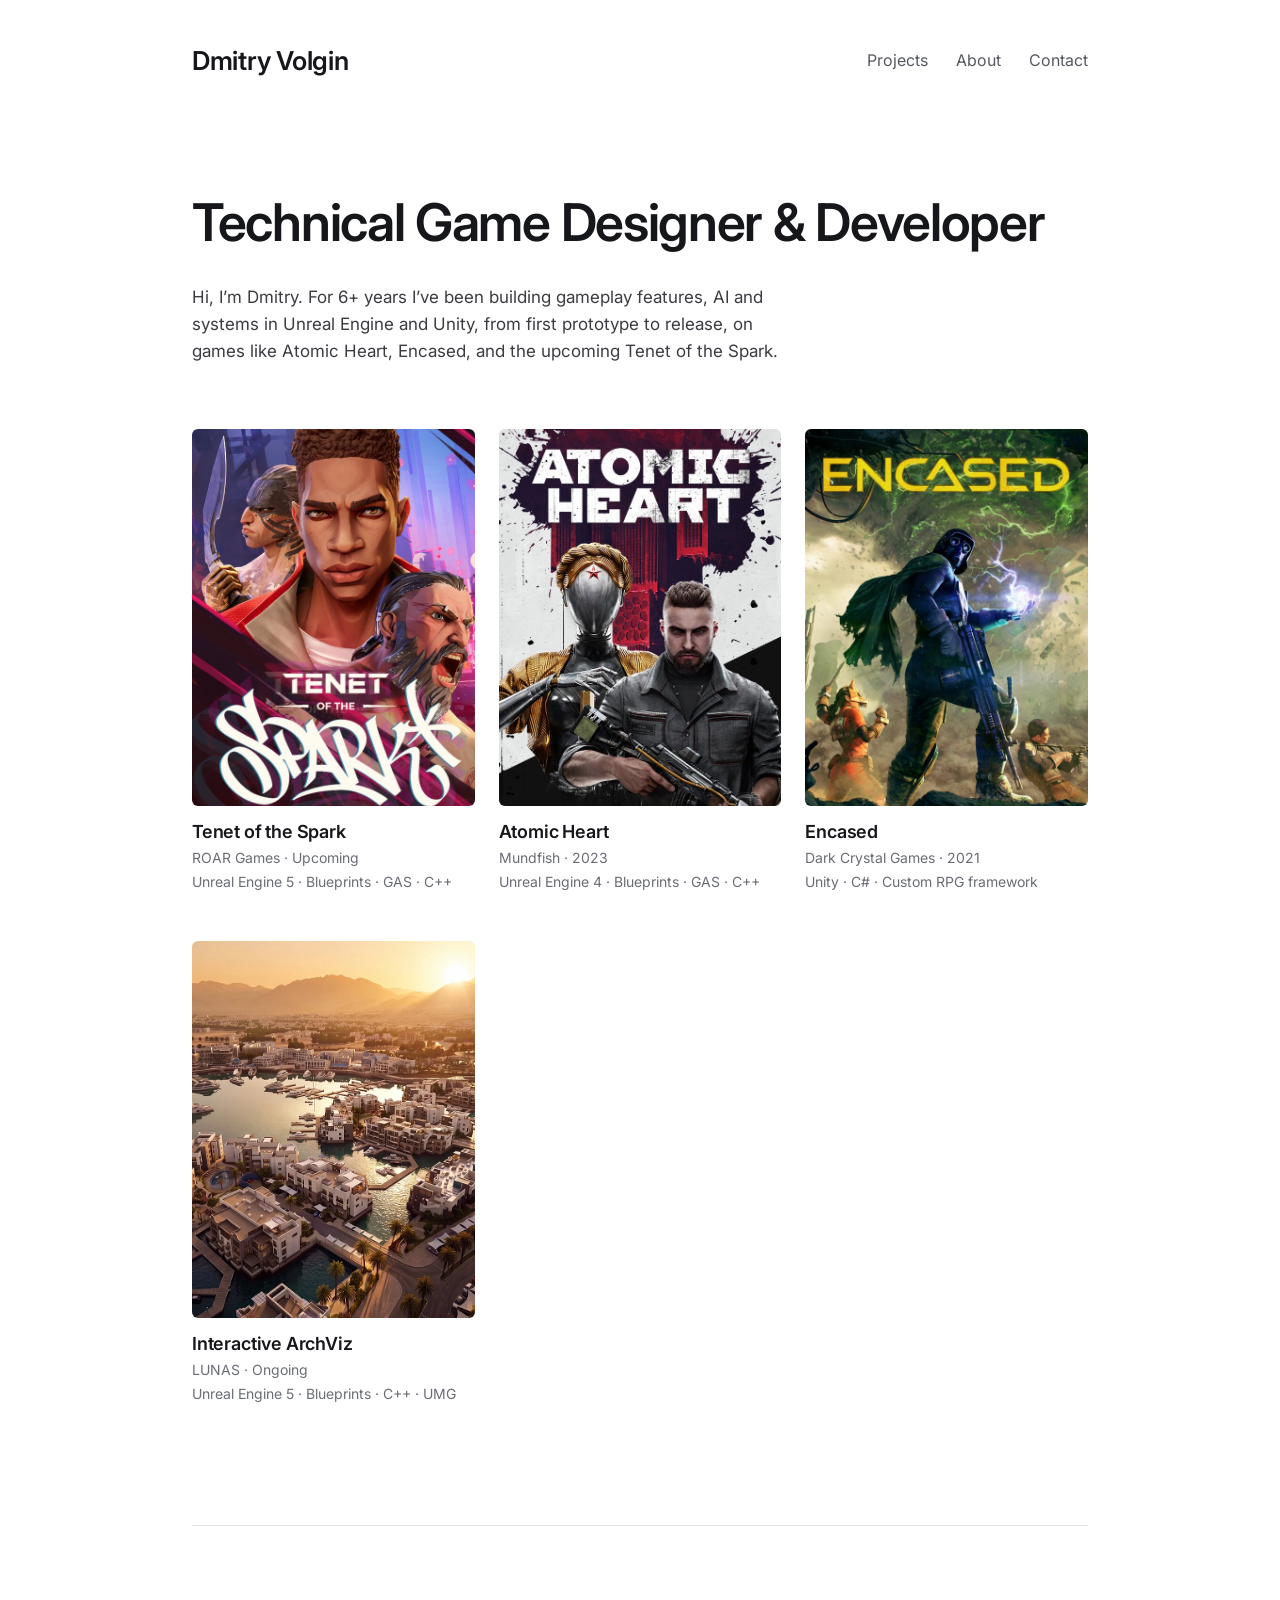
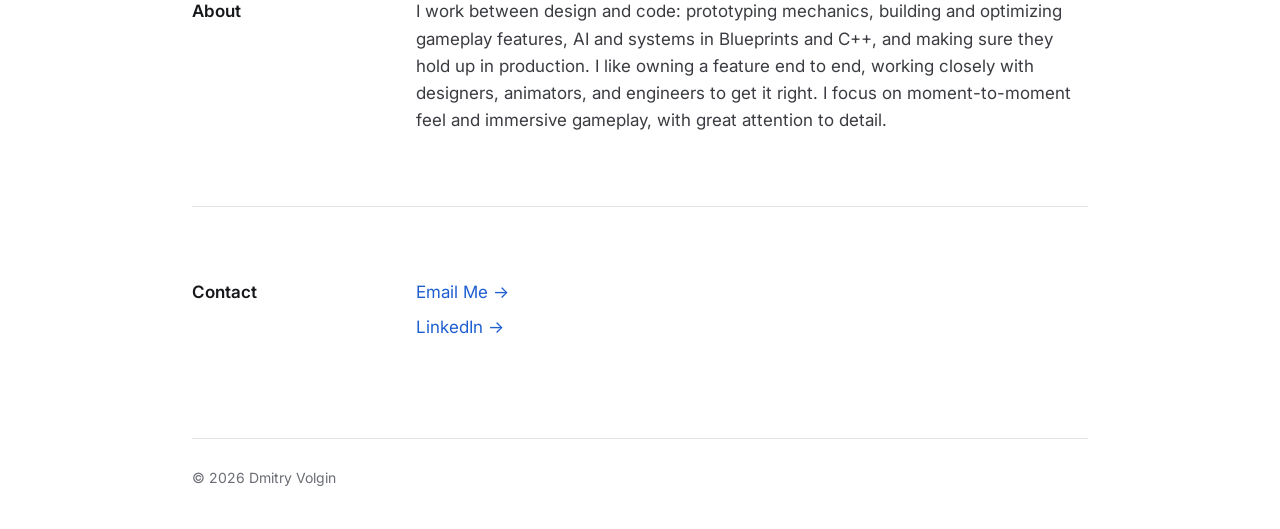
<file: index.html>
<!DOCTYPE html>
<html lang="en">
<head>
  <meta charset="utf-8">
  <meta name="viewport" content="width=device-width, initial-scale=1">
  <title>Dmitry Volgin — Portfolio</title>
  <meta name="description" content="Game Developer with more than 6 years of experience: Gameplay Scripter, Technical Designer and Programmer. Encased, Atomic Heart, Tenet of the Spark.">
  <meta property="og:title" content="Dmitry Volgin — Portfolio">
  <meta property="og:description" content="Game Developer with more than 6 years of experience. Encased, Atomic Heart, Tenet of the Spark.">
  <meta property="og:type" content="website">
  <link rel="icon" href="data:image/svg+xml,<svg xmlns='http://www.w3.org/2000/svg' viewBox='0 0 100 100'><text y='.9em' font-size='90'>🧙🏼‍♂️</text></svg>">
  <link rel="preconnect" href="https://fonts.googleapis.com">
  <link rel="preconnect" href="https://fonts.gstatic.com" crossorigin>
  <link rel="stylesheet" href="https://fonts.googleapis.com/css2?family=Inter:wght@400;500;600&display=swap">
  <link rel="stylesheet" href="assets/style.css?v=8">
  <script defer src="https://cloud.umami.is/script.js" data-domains="dmitryvolgin.github.io" data-website-id="734f66b2-72e3-453f-8a4b-711d15af3ee4"></script>
</head>
<body>
  <div class="container">
    <header class="site-header">
      <a class="brand" href="./">Dmitry Volgin</a>
      <nav class="nav" aria-label="Main">
        <a href="#projects">Projects</a>
        <a href="#about">About</a>
        <a href="#contact">Contact</a>
      </nav>
    </header>

    <main>
      <section class="intro">
        <h1>Technical Game Designer &amp; Developer</h1>
        <p>Hi, I’m Dmitry. For 6+ years I’ve been building gameplay features, AI and systems in Unreal Engine and Unity, from first prototype to release, on games like Atomic Heart, Encased, and the upcoming Tenet of the Spark.</p>
      </section>

      <section id="projects" aria-label="Projects">
        <div class="work">
          <a class="card" href="projects/tenet-of-the-spark.html" data-umami-event="open-project" data-umami-event-project="tenet-of-the-spark">
            <div class="thumb"><img src="images/tenet-of-the-spark-card.jpg" onerror="this.remove()" alt="Tenet of the Spark cover" loading="lazy"></div>
            <div class="card-text">
              <h2>Tenet of the Spark</h2>
              <span class="meta">ROAR Games · Upcoming</span>
              <span class="meta">Unreal Engine 5 · Blueprints · GAS · C++</span>
            </div>
          </a>
          <a class="card" href="projects/atomic-heart.html" data-umami-event="open-project" data-umami-event-project="atomic-heart">
            <div class="thumb"><img src="images/atomic-heart-card.jpg" onerror="this.remove()" alt="Atomic Heart cover" loading="lazy" style="object-position: center top"></div>
            <div class="card-text">
              <h2>Atomic Heart</h2>
              <span class="meta">Mundfish · 2023</span>
              <span class="meta">Unreal Engine 4 · Blueprints · GAS · C++</span>
            </div>
          </a>
          <a class="card" href="projects/encased.html" data-umami-event="open-project" data-umami-event-project="encased">
            <div class="thumb"><img src="images/encased-card.jpg" onerror="this.remove()" alt="Encased cover" loading="lazy"></div>
            <div class="card-text">
              <h2>Encased</h2>
              <span class="meta">Dark Crystal Games · 2021</span>
              <span class="meta">Unity · C# · Custom RPG framework</span>
            </div>
          </a>
          <a class="card" href="projects/interactive-archviz.html" data-umami-event="open-project" data-umami-event-project="interactive-archviz">
            <div class="thumb"><img src="images/interactive-archviz-card.webp" onerror="this.remove()" alt="Interactive ArchViz cover" loading="lazy"></div>
            <div class="card-text">
              <h2>Interactive ArchViz</h2>
              <span class="meta">LUNAS · Ongoing</span>
              <span class="meta">Unreal Engine 5 · Blueprints · C++ · UMG</span>
            </div>
          </a>
        </div>
      </section>

      <section id="about" class="split">
        <h2>About</h2>
        <div>
          <p>I work between design and code: prototyping mechanics, building and optimizing gameplay features, AI and systems in Blueprints and C++, and making sure they hold up in production. I like owning a feature end to end, working closely with designers, animators, and engineers to get it right. I focus on moment-to-moment feel and immersive gameplay, with great attention to detail.</p>
        </div>
      </section>

      <section id="contact" class="split">
        <h2>Contact</h2>
        <div>
          <a class="accent" href="mailto:dmitryvolgin1996@gmail.com" data-umami-event="contact-email">Email Me →</a>
          <a class="accent" href="https://www.linkedin.com/in/dmitryvolgin1996/" target="_blank" rel="noopener" data-umami-event="contact-linkedin">LinkedIn →</a>
        </div>
      </section>
    </main>

    <footer class="site-footer">
      <span>© 2026 Dmitry Volgin</span>
    </footer>
  </div>
  <script src="assets/site.js?v=6"></script>
</body>
</html>
</file>
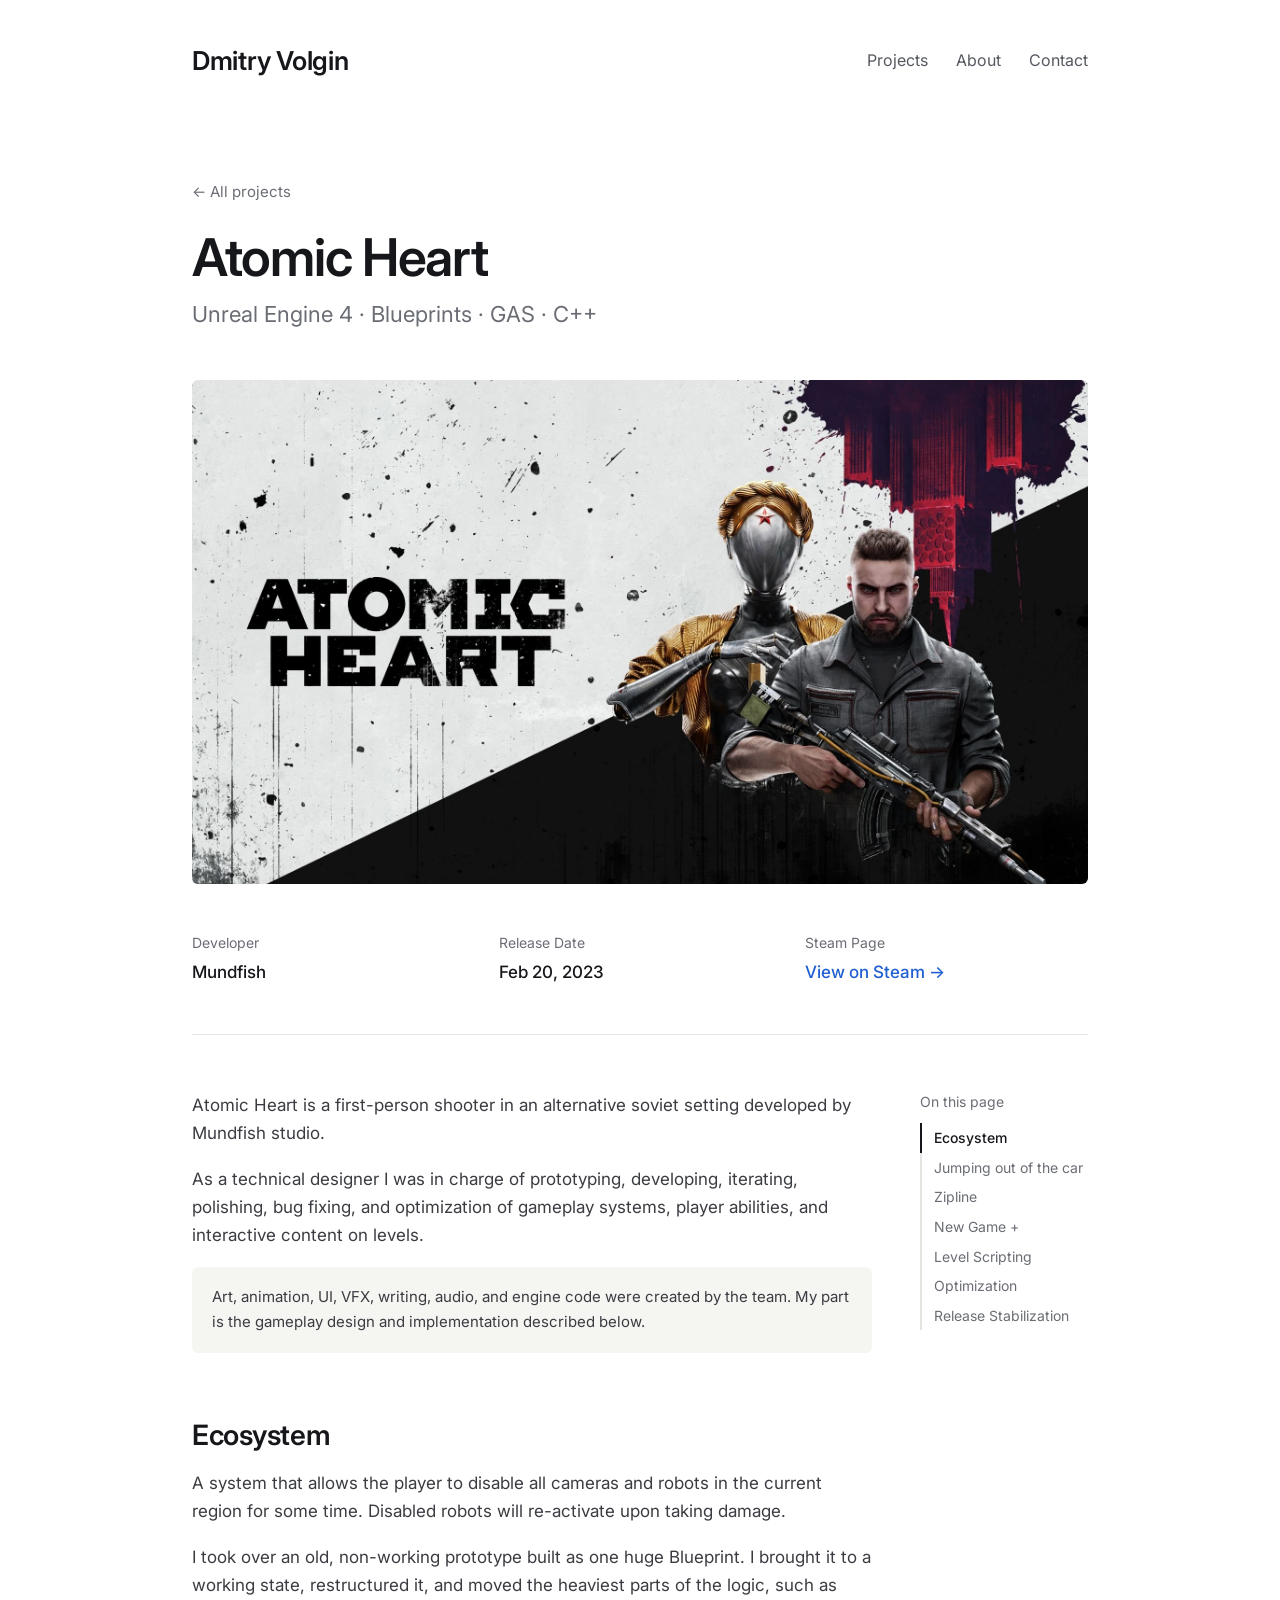
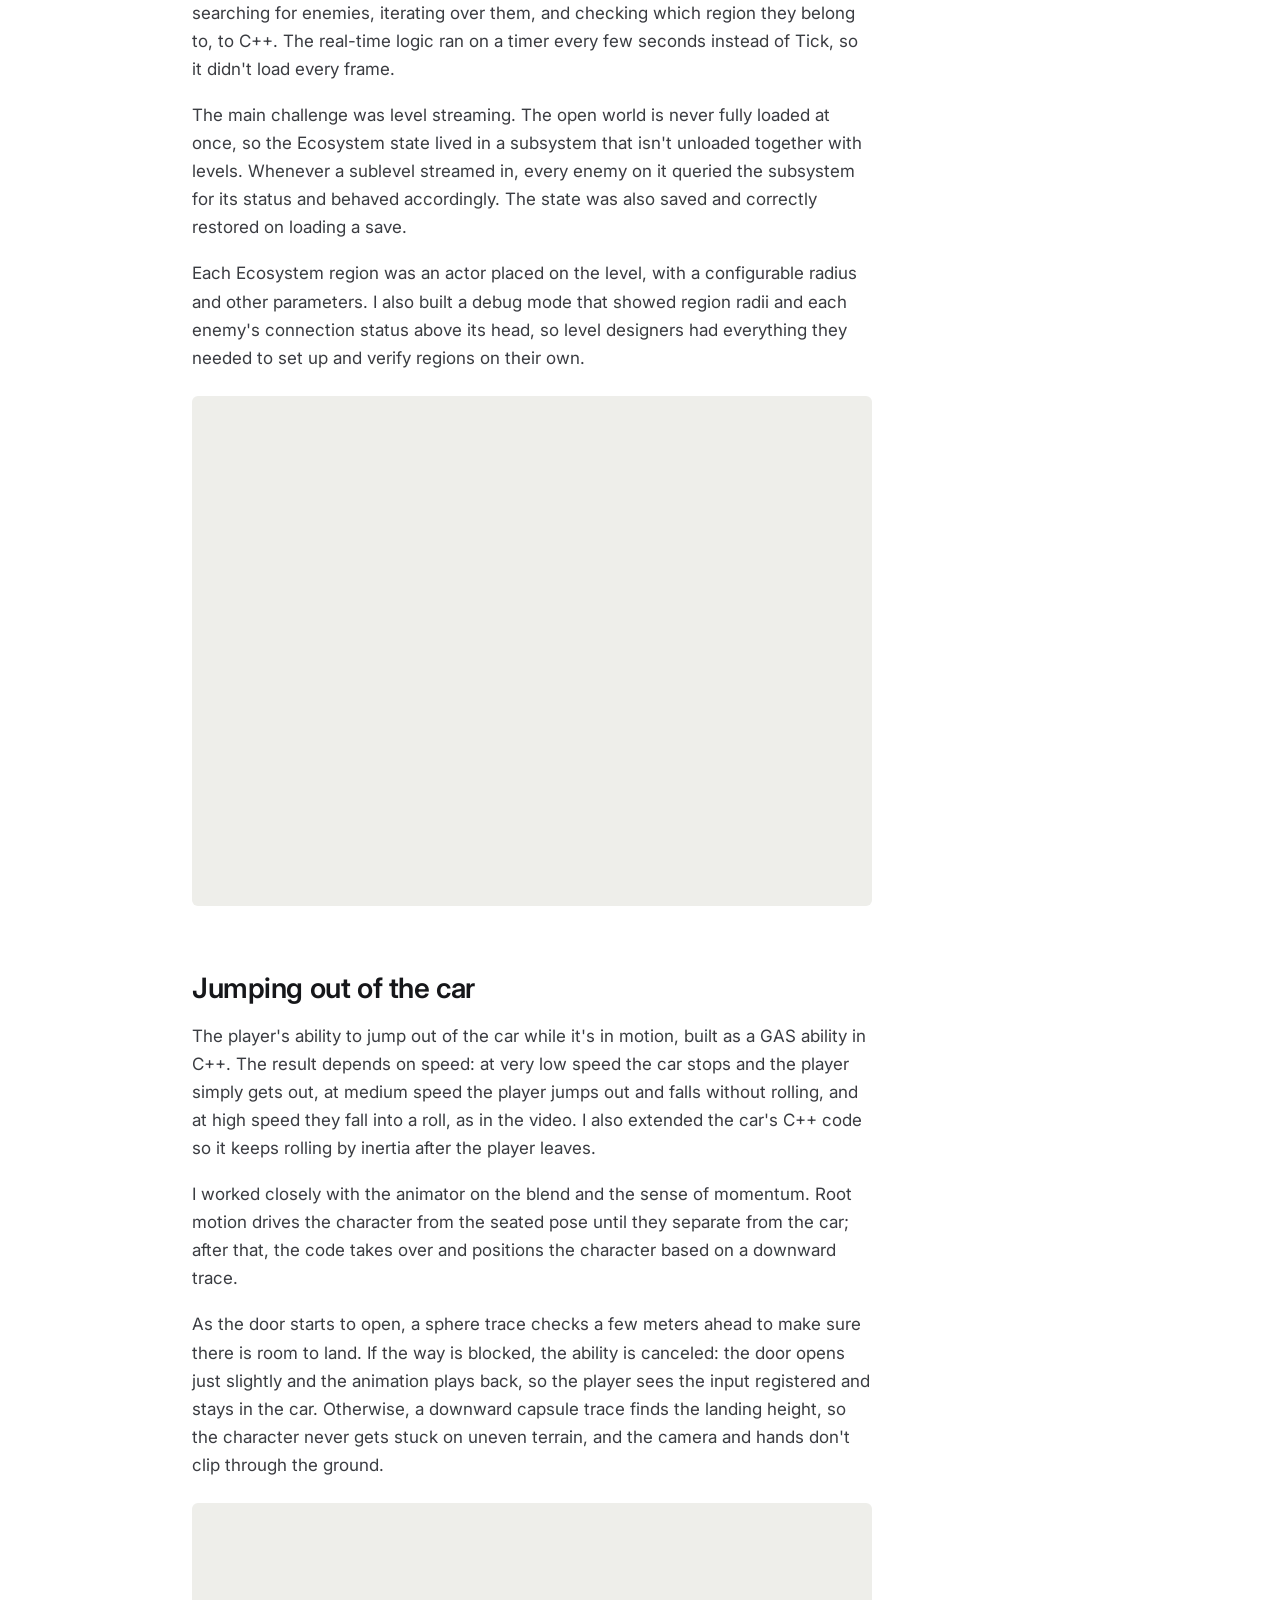
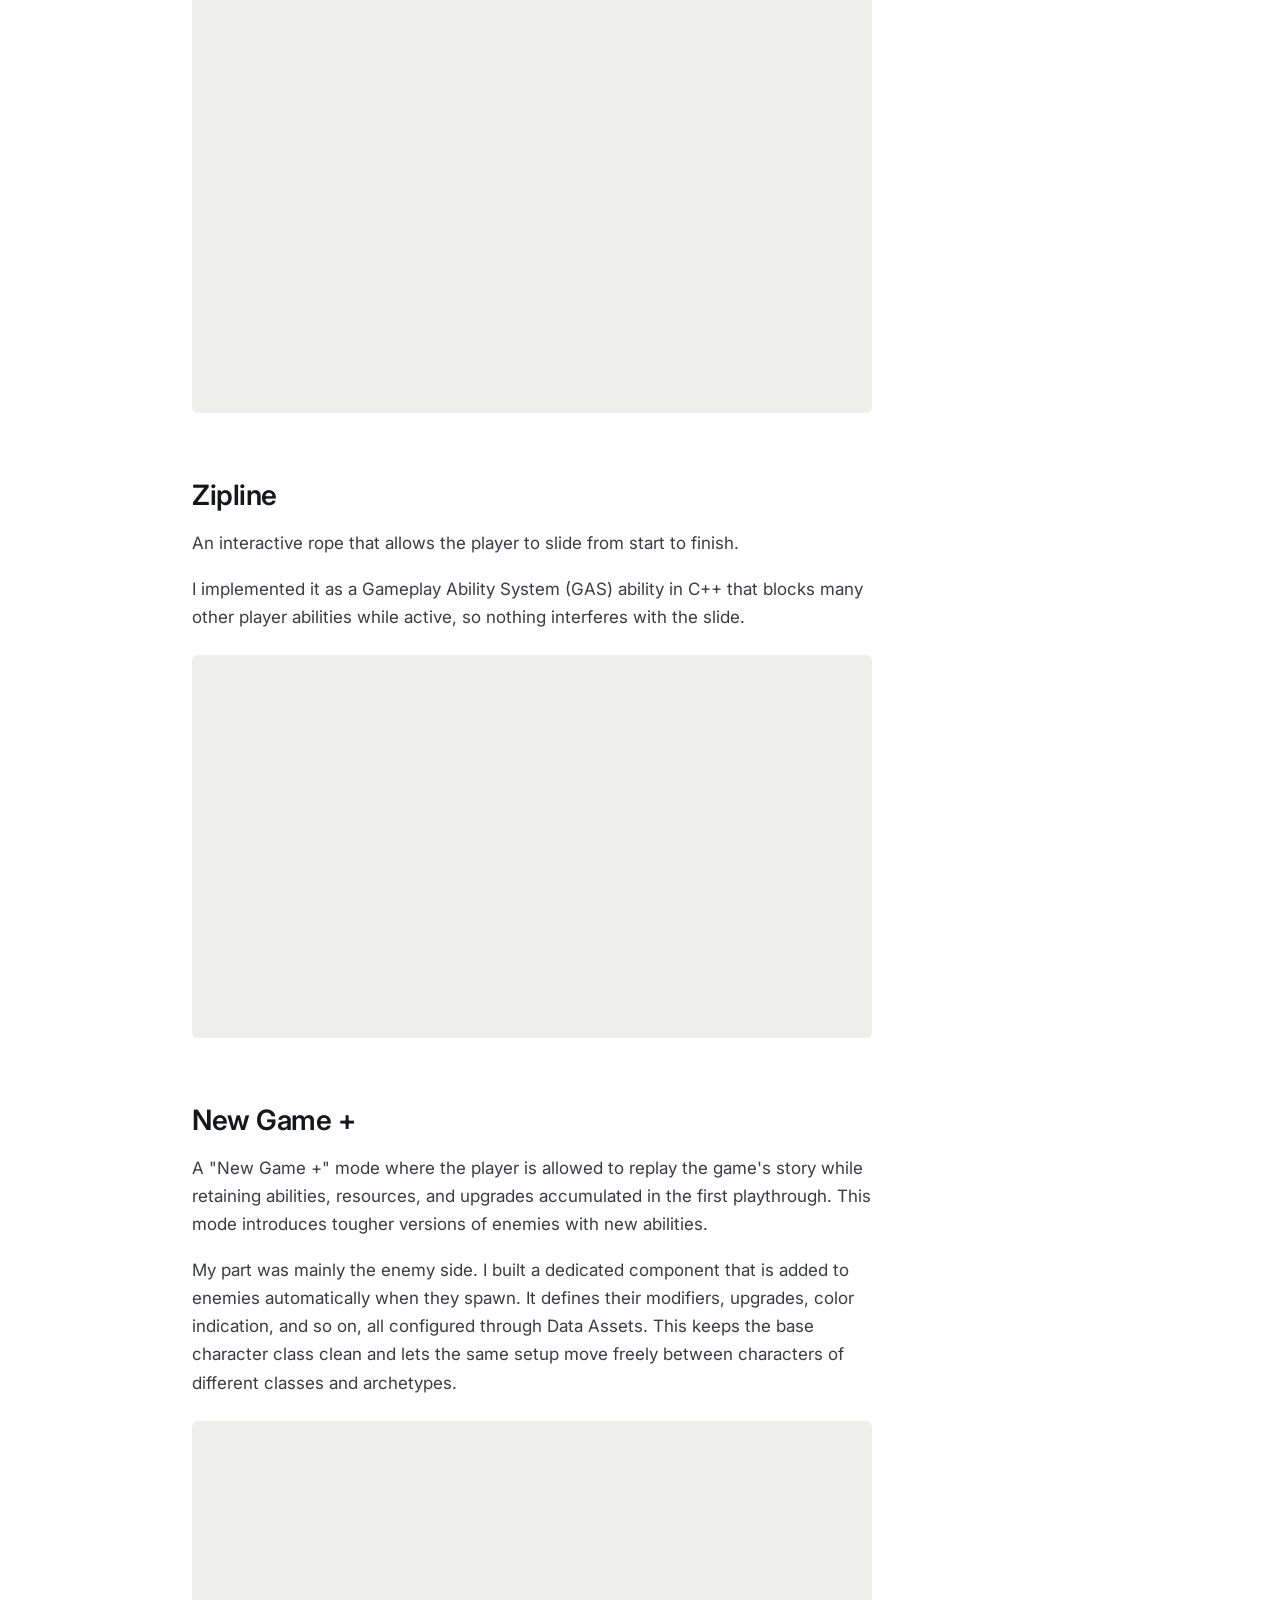
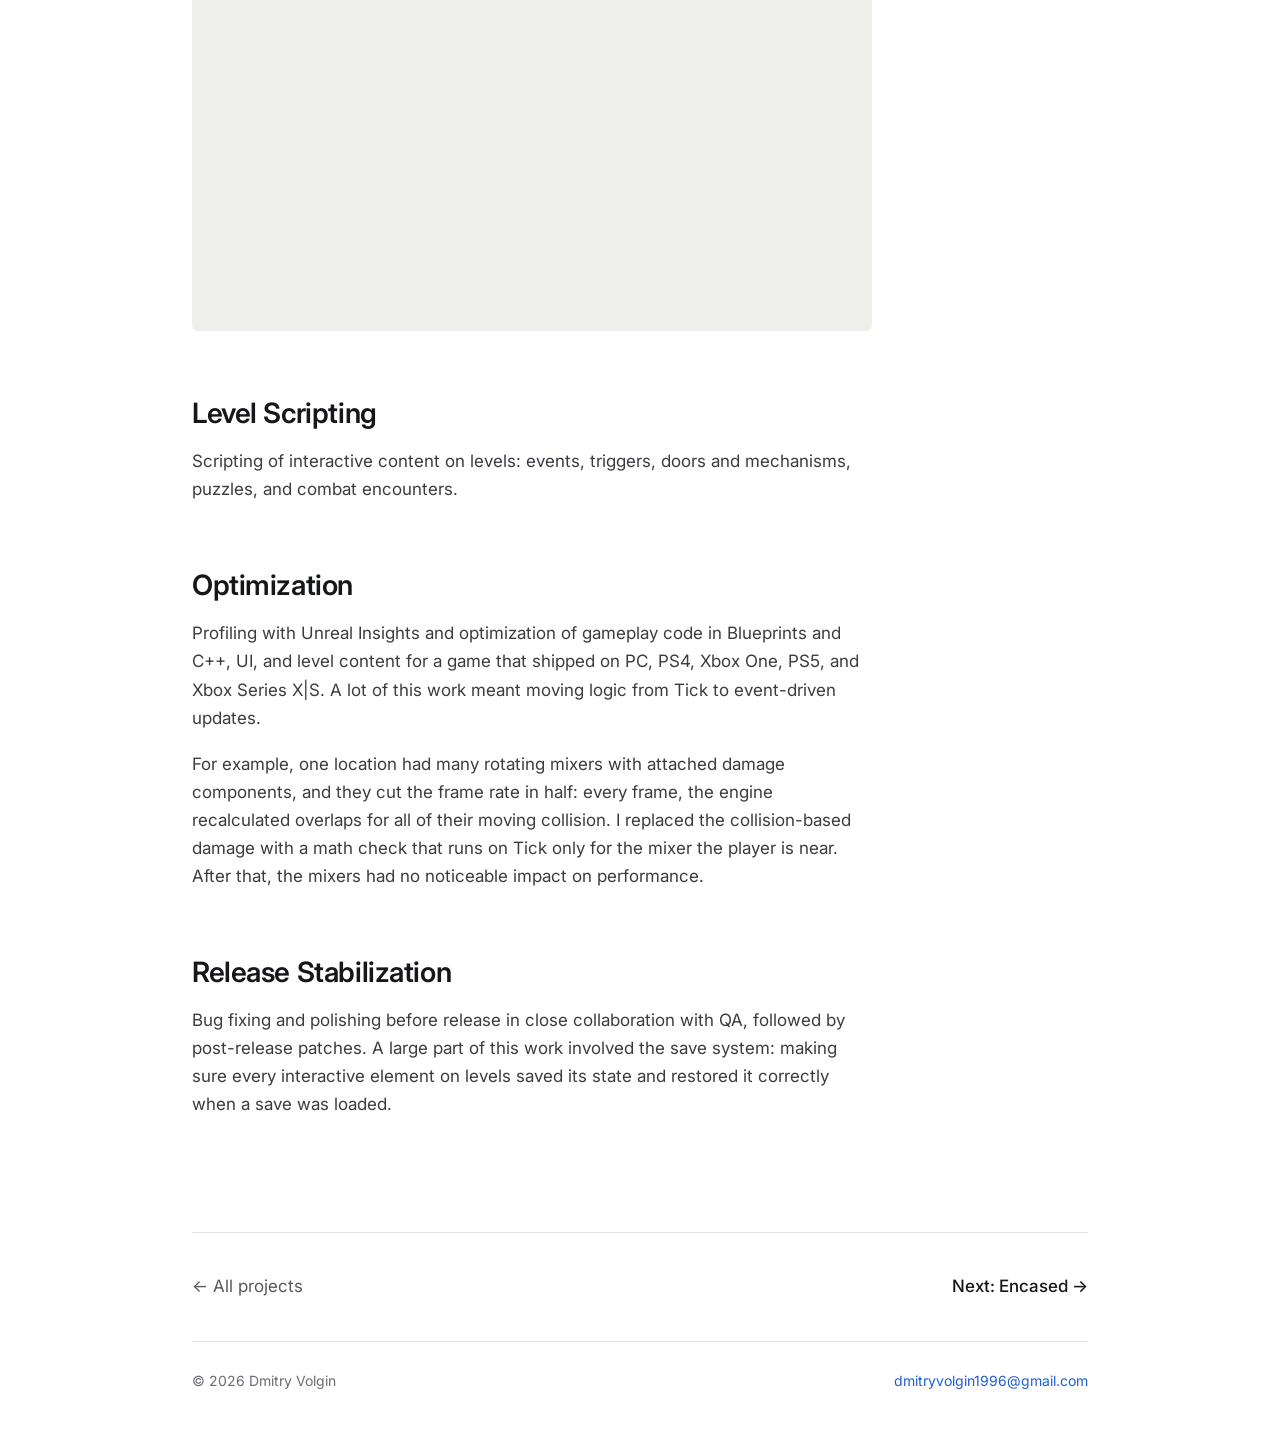
<file: projects/atomic-heart.html>
<!DOCTYPE html>
<html lang="en">
<head>
  <meta charset="utf-8">
  <meta name="viewport" content="width=device-width, initial-scale=1">
  <title>Atomic Heart — Dmitry Volgin</title>
  <meta name="description" content="My role as a technical designer on Atomic Heart (Mundfish): gameplay systems, player abilities and interactive content.">
  <link rel="icon" href="data:image/svg+xml,<svg xmlns='http://www.w3.org/2000/svg' viewBox='0 0 100 100'><text y='.9em' font-size='90'>🫀</text></svg>">
  <link rel="preconnect" href="https://fonts.googleapis.com">
  <link rel="preconnect" href="https://fonts.gstatic.com" crossorigin>
  <link rel="stylesheet" href="https://fonts.googleapis.com/css2?family=Inter:wght@400;500;600&display=swap">
  <link rel="stylesheet" href="../assets/style.css?v=8">
  <script defer src="https://cloud.umami.is/script.js" data-domains="dmitryvolgin.github.io" data-website-id="734f66b2-72e3-453f-8a4b-711d15af3ee4"></script>
</head>
<body>
  <div class="container">
    <header class="site-header">
      <a class="brand" href="../">Dmitry Volgin</a>
      <nav class="nav" aria-label="Main">
        <a href="../#projects">Projects</a>
        <a href="../#about">About</a>
        <a href="../#contact">Contact</a>
      </nav>
    </header>

    <main>
      <section class="project-top">
        <a class="back" href="../#projects">← All projects</a>
        <h1>Atomic Heart</h1>
        <p class="sub">Unreal Engine 4 · Blueprints · GAS · C++</p>
      </section>

      <div class="cover"><img src="../images/atomic-heart.jpg" onerror="this.remove()" alt="Atomic Heart cover" style="object-position: center"></div>

      <dl class="props">
          <div><dt>Developer</dt><dd>Mundfish</dd></div>
          <div><dt>Release Date</dt><dd>Feb 20, 2023</dd></div>
          <div><dt>Steam Page</dt><dd><a class="accent" href="https://store.steampowered.com/app/668580/Atomic_Heart/" target="_blank" rel="noopener" data-umami-event="steam-atomic-heart">View on Steam →</a></dd></div>
      </dl>

      <div class="project-body">
      <article class="content">
      <p>Atomic Heart is a first-person shooter in an alternative soviet setting developed by Mundfish studio.</p>
      <p>As a technical designer I was in charge of prototyping, developing, iterating, polishing, bug fixing, and optimization of gameplay systems, player abilities, and interactive content on levels.</p>

      <nav class="toc-card" aria-label="Contents">
        <p class="toc-title">Contents</p>
        <ol class="toc" id="toc"></ol>
      </nav>

      <div class="callout">Art, animation, UI, VFX, writing, audio, and engine code were created by the team. My part is the gameplay design and implementation described below.</div>

      <h2>Ecosystem</h2>
      <p>A system that allows the player to disable all cameras and robots in the current region for some time. Disabled robots will re-activate upon taking damage.</p>
      <p>I took over an old, non-working prototype built as one huge Blueprint. I brought it to a working state, restructured it, and moved the heaviest parts of the logic, such as searching for enemies, iterating over them, and checking which region they belong to, to C++. The real-time logic ran on a timer every few seconds instead of Tick, so it didn't load every frame.</p>
      <p>The main challenge was level streaming. The open world is never fully loaded at once, so the Ecosystem state lived in a subsystem that isn't unloaded together with levels. Whenever a sublevel streamed in, every enemy on it queried the subsystem for its status and behaved accordingly. The state was also saved and correctly restored on loading a save.</p>
      <p>Each Ecosystem region was an actor placed on the level, with a configurable radius and other parameters. I also built a debug mode that showed region radii and each enemy's connection status above its head, so level designers had everything they needed to set up and verify regions on their own.</p>
      <div class="video r43"><iframe src="https://www.youtube-nocookie.com/embed/BE2-tW1nlyM?rel=0&enablejsapi=1" title="Atomic Heart — Ecosystem" loading="lazy" allow="accelerometer; encrypted-media; gyroscope; picture-in-picture; fullscreen" allowfullscreen></iframe></div>

      <h2>Jumping out of the car</h2>
      <p>The player's ability to jump out of the car while it's in motion, built as a GAS ability in C++. The result depends on speed: at very low speed the car stops and the player simply gets out, at medium speed the player jumps out and falls without rolling, and at high speed they fall into a roll, as in the video. I also extended the car's C++ code so it keeps rolling by inertia after the player leaves.</p>
      <p>I worked closely with the animator on the blend and the sense of momentum. Root motion drives the character from the seated pose until they separate from the car; after that, the code takes over and positions the character based on a downward trace.</p>
      <p>As the door starts to open, a sphere trace checks a few meters ahead to make sure there is room to land. If the way is blocked, the ability is canceled: the door opens just slightly and the animation plays back, so the player sees the input registered and stays in the car. Otherwise, a downward capsule trace finds the landing height, so the character never gets stuck on uneven terrain, and the camera and hands don't clip through the ground.</p>
      <div class="video r43"><iframe src="https://www.youtube-nocookie.com/embed/nz6S2erOrXc?rel=0&enablejsapi=1" title="Atomic Heart — Jumping out of the car" loading="lazy" allow="accelerometer; encrypted-media; gyroscope; picture-in-picture; fullscreen" allowfullscreen></iframe></div>

      <h2>Zipline</h2>
      <p>An interactive rope that allows the player to slide from start to finish.</p>
      <p>I implemented it as a Gameplay Ability System (GAS) ability in C++ that blocks many other player abilities while active, so nothing interferes with the slide.</p>
      <div class="video"><iframe src="https://www.youtube-nocookie.com/embed/_FYNzbw5jBA?rel=0&enablejsapi=1" title="Atomic Heart — Zipline" loading="lazy" allow="accelerometer; encrypted-media; gyroscope; picture-in-picture; fullscreen" allowfullscreen></iframe></div>

      <h2>New Game +</h2>
      <p>A "New Game +" mode where the player is allowed to replay the game's story while retaining abilities, resources, and upgrades accumulated in the first playthrough. This mode introduces tougher versions of enemies with new abilities.</p>
      <p>My part was mainly the enemy side. I built a dedicated component that is added to enemies automatically when they spawn. It defines their modifiers, upgrades, color indication, and so on, all configured through Data Assets. This keeps the base character class clean and lets the same setup move freely between characters of different classes and archetypes.</p>
      <div class="video r43"><iframe src="https://www.youtube-nocookie.com/embed/x1y_Io12uck?rel=0&enablejsapi=1" title="Atomic Heart — New Game +" loading="lazy" allow="accelerometer; encrypted-media; gyroscope; picture-in-picture; fullscreen" allowfullscreen></iframe></div>

      <h2>Level Scripting</h2>
      <p>Scripting of interactive content on levels: events, triggers, doors and mechanisms, puzzles, and combat encounters.</p>

      <h2>Optimization</h2>
      <p>Profiling with Unreal Insights and optimization of gameplay code in Blueprints and C++, UI, and level content for a game that shipped on PC, PS4, Xbox One, PS5, and Xbox Series X|S. A lot of this work meant moving logic from Tick to event-driven updates.</p>
      <p>For example, one location had many rotating mixers with attached damage components, and they cut the frame rate in half: every frame, the engine recalculated overlaps for all of their moving collision. I replaced the collision-based damage with a math check that runs on Tick only for the mixer the player is near. After that, the mixers had no noticeable impact on performance.</p>

      <h2>Release Stabilization</h2>
      <p>Bug fixing and polishing before release in close collaboration with QA, followed by post-release patches. A large part of this work involved the save system: making sure every interactive element on levels saved its state and restored it correctly when a save was loaded.</p>
      </article>
      <aside class="toc-side" aria-label="On this page">
        <p class="toc-title">On this page</p>
        <ul class="toc-list" id="toc-side"></ul>
      </aside>
      </div>

      <nav class="pager" aria-label="Projects">
        <a class="prev" href="../#projects">← All projects</a>
        <a class="next" href="encased.html">Next: Encased →</a>
      </nav>
    </main>

    <footer class="site-footer">
      <span>© 2026 Dmitry Volgin</span>
      <a class="accent" href="mailto:dmitryvolgin1996@gmail.com" data-umami-event="contact-email">dmitryvolgin1996@gmail.com</a>
    </footer>
  </div>

  <script src="../assets/site.js?v=6"></script>
</body>
</html>
</file>
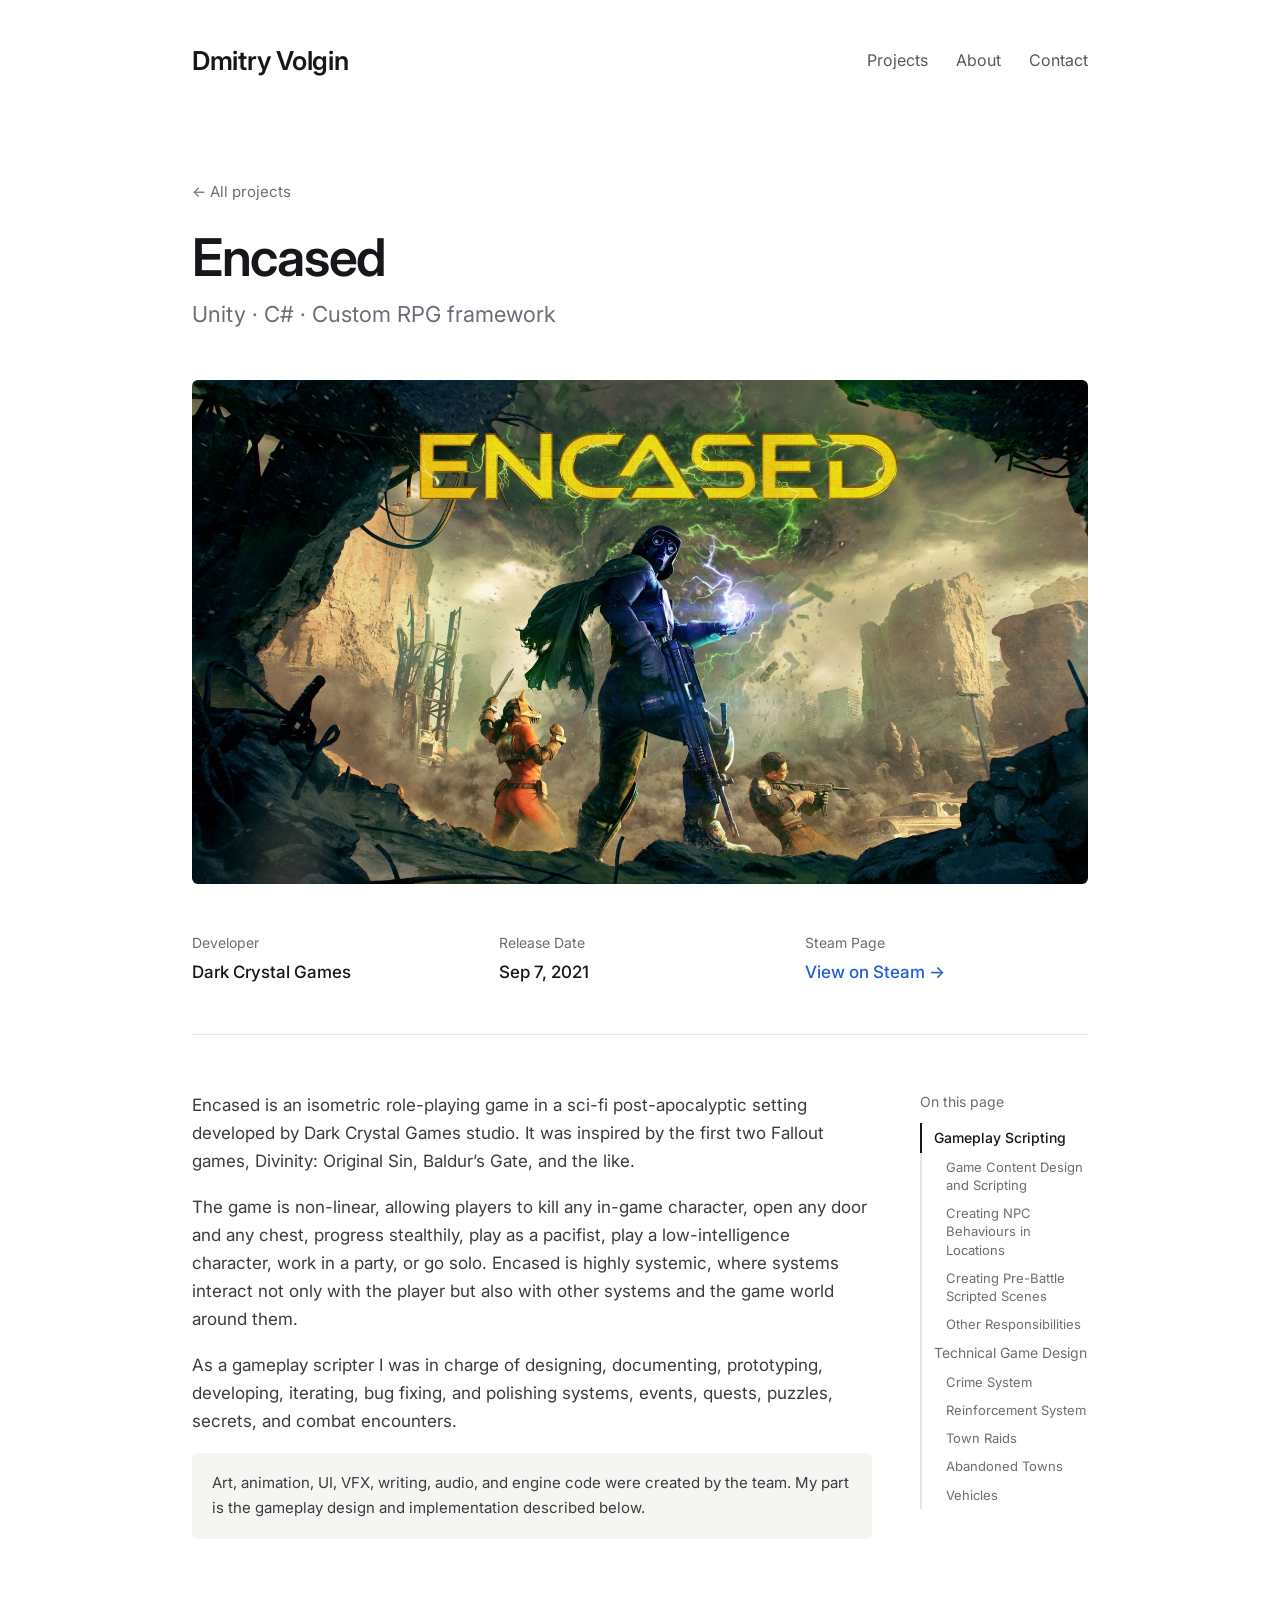
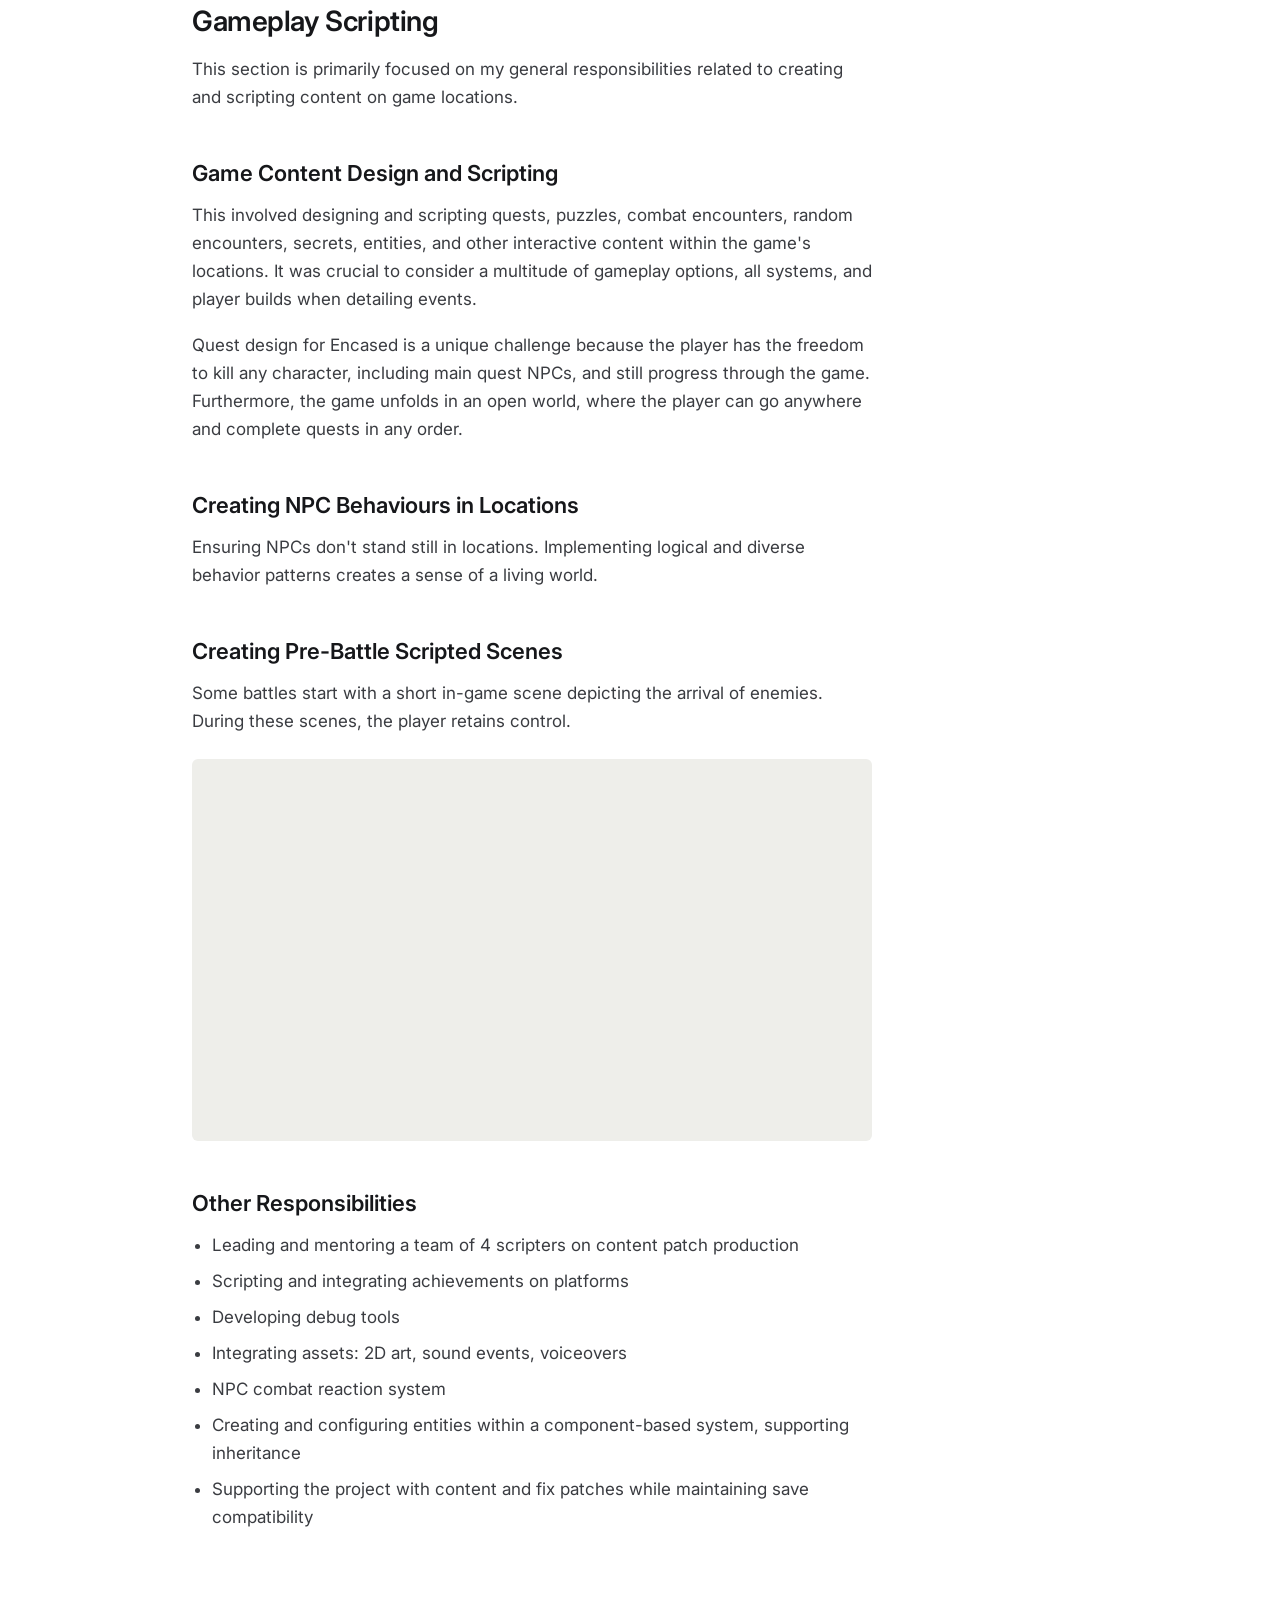
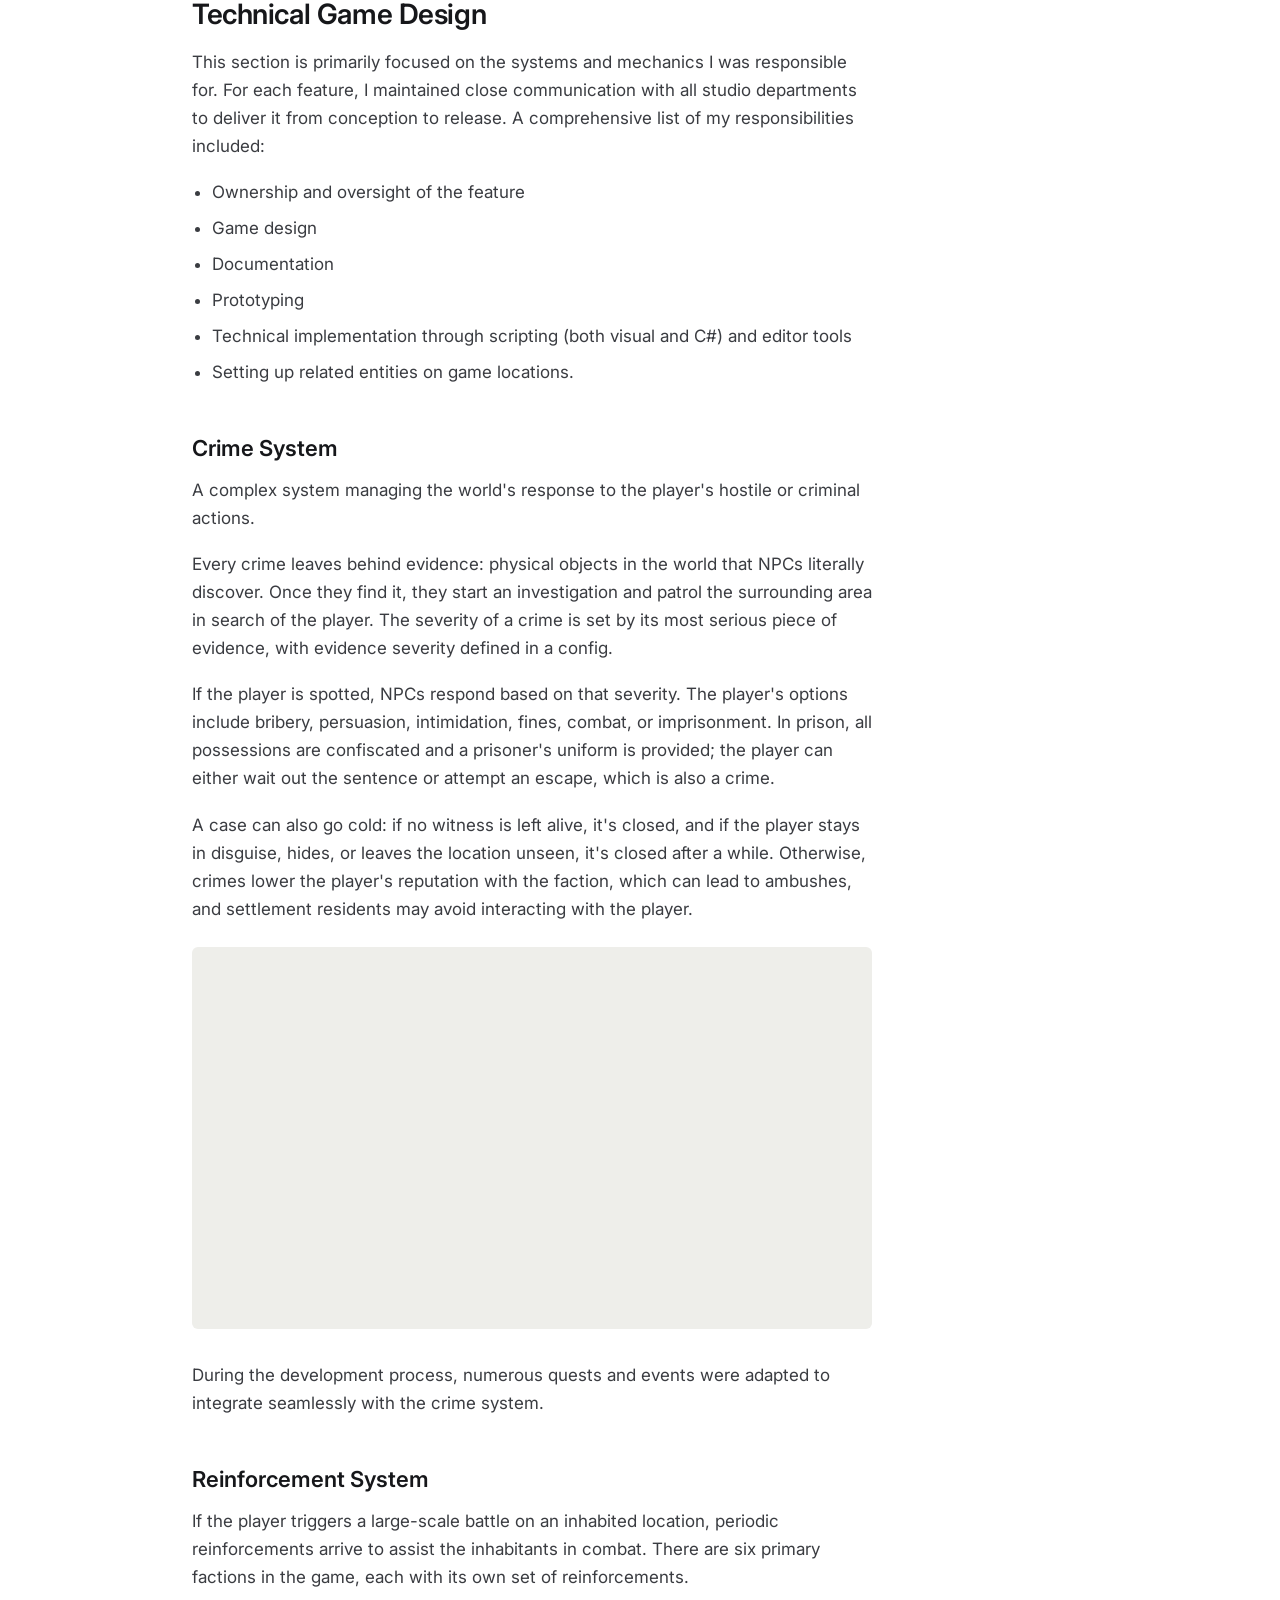
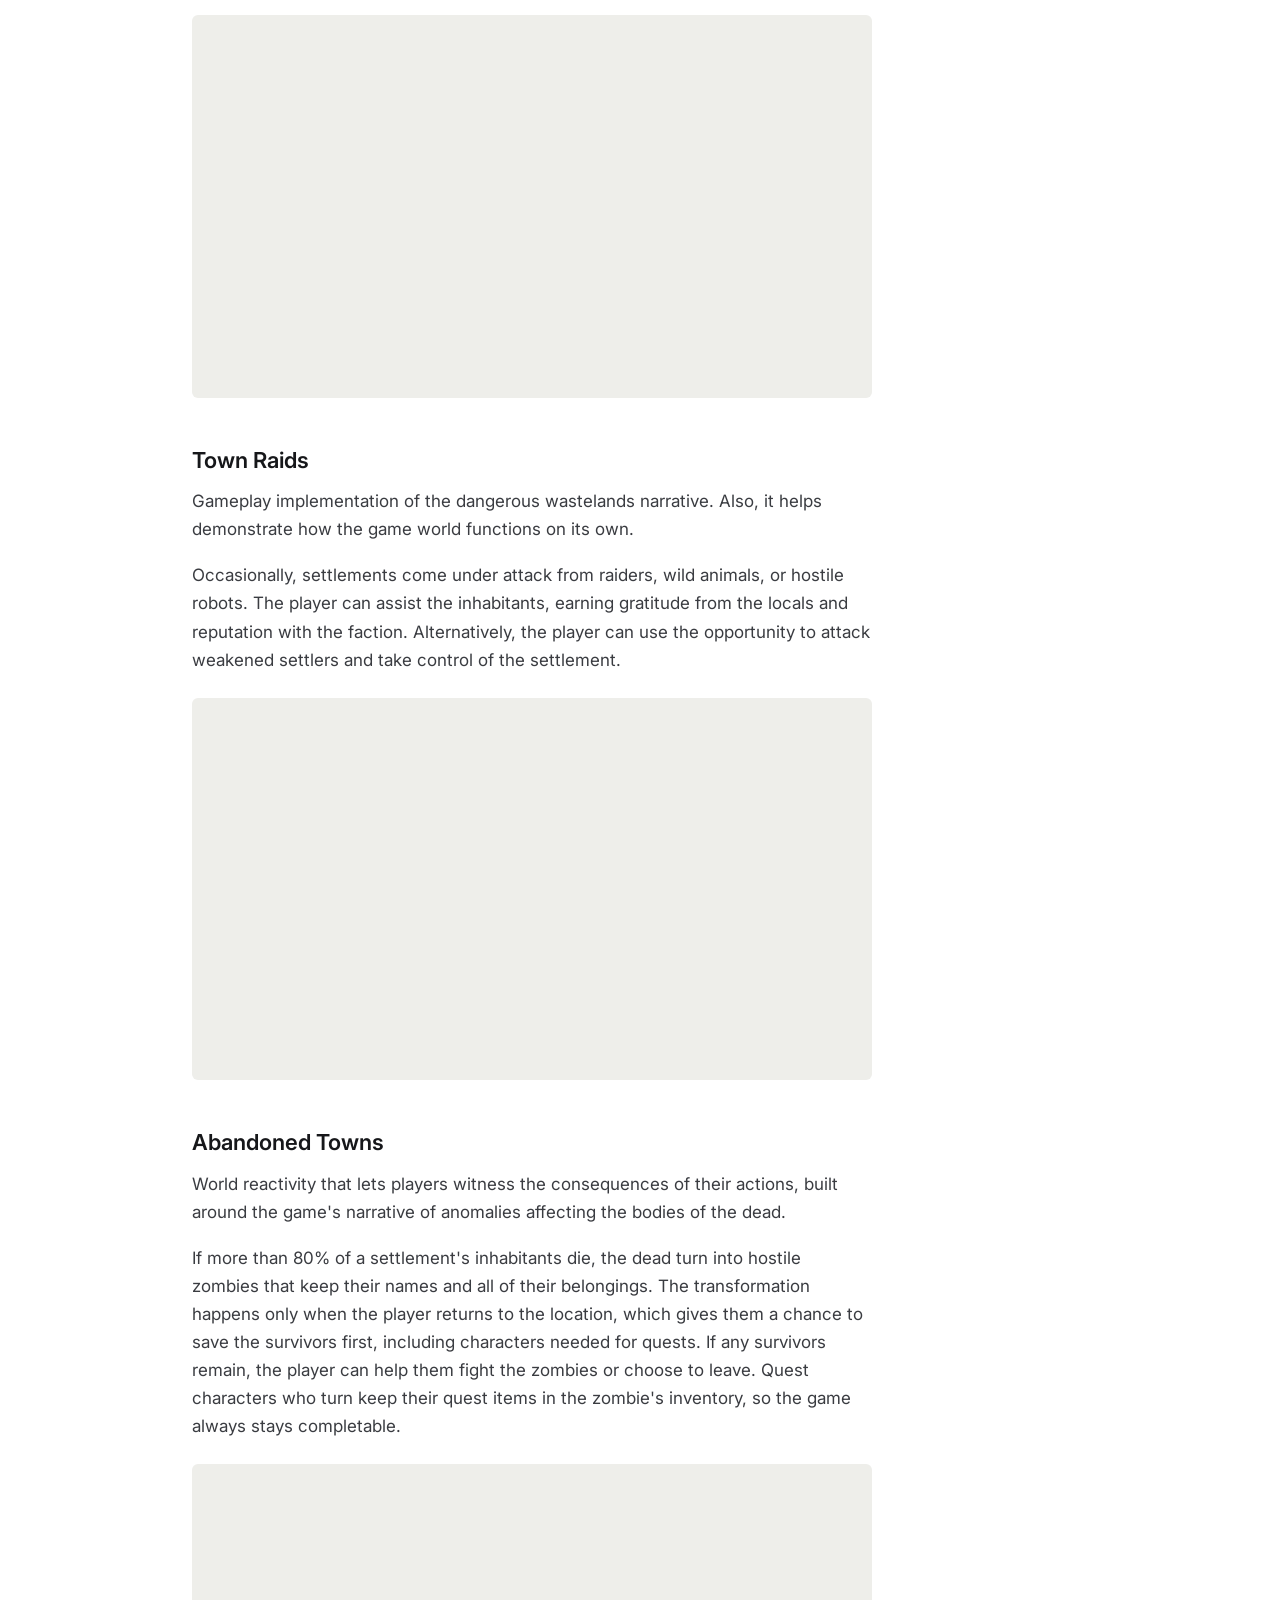
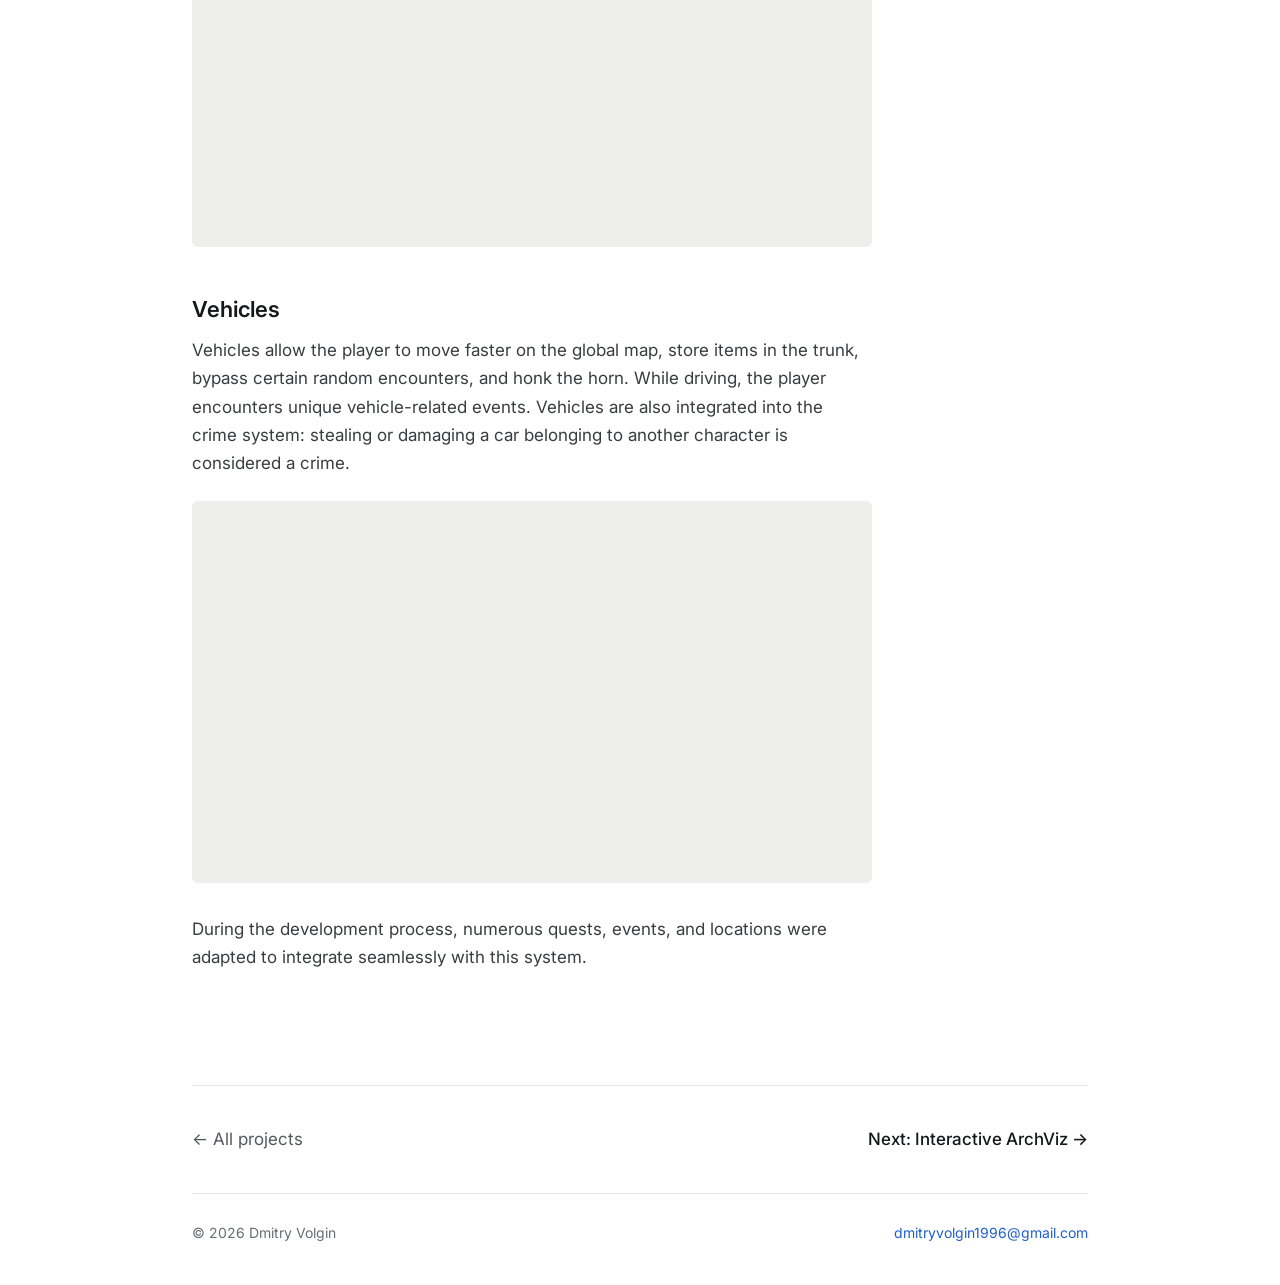
<file: projects/encased.html>
<!DOCTYPE html>
<html lang="en">
<head>
  <meta charset="utf-8">
  <meta name="viewport" content="width=device-width, initial-scale=1">
  <title>Encased — Dmitry Volgin</title>
  <meta name="description" content="My role as a gameplay scripter and technical designer on Encased: A Sci-Fi Post-Apocalyptic RPG (Dark Crystal Games).">
  <link rel="icon" href="data:image/svg+xml,<svg xmlns='http://www.w3.org/2000/svg' viewBox='0 0 100 100'><text y='.9em' font-size='90'>🌀</text></svg>">
  <link rel="preconnect" href="https://fonts.googleapis.com">
  <link rel="preconnect" href="https://fonts.gstatic.com" crossorigin>
  <link rel="stylesheet" href="https://fonts.googleapis.com/css2?family=Inter:wght@400;500;600&display=swap">
  <link rel="stylesheet" href="../assets/style.css?v=8">
  <script defer src="https://cloud.umami.is/script.js" data-domains="dmitryvolgin.github.io" data-website-id="734f66b2-72e3-453f-8a4b-711d15af3ee4"></script>
</head>
<body>
  <div class="container">
    <header class="site-header">
      <a class="brand" href="../">Dmitry Volgin</a>
      <nav class="nav" aria-label="Main">
        <a href="../#projects">Projects</a>
        <a href="../#about">About</a>
        <a href="../#contact">Contact</a>
      </nav>
    </header>

    <main>
      <section class="project-top">
        <a class="back" href="../#projects">← All projects</a>
        <h1>Encased</h1>
        <p class="sub">Unity · C# · Custom RPG framework</p>
      </section>

      <div class="cover"><img src="../images/encased.jpg" onerror="this.remove()" alt="Encased cover" style="object-position: center"></div>

      <dl class="props">
          <div><dt>Developer</dt><dd>Dark Crystal Games</dd></div>
          <div><dt>Release Date</dt><dd>Sep 7, 2021</dd></div>
          <div><dt>Steam Page</dt><dd><a class="accent" href="https://store.steampowered.com/app/921800/Encased_A_SciFi_PostApocalyptic_RPG" target="_blank" rel="noopener" data-umami-event="steam-encased">View on Steam →</a></dd></div>
      </dl>

      <div class="project-body">
      <article class="content">
      <p>Encased is an isometric role-playing game in a sci-fi post-apocalyptic setting developed by Dark Crystal Games studio. It was inspired by the first two Fallout games, Divinity: Original Sin, Baldur’s Gate, and the like.</p>
      <p>The game is non-linear, allowing players to kill any in-game character, open any door and any chest, progress stealthily, play as a pacifist, play a low-intelligence character, work in a party, or go solo. Encased is highly systemic, where systems interact not only with the player but also with other systems and the game world around them.</p>
      <p>As a gameplay scripter I was in charge of designing, documenting, prototyping, developing, iterating, bug fixing, and polishing systems, events, quests, puzzles, secrets, and combat encounters.</p>

      <nav class="toc-card" aria-label="Contents">
        <p class="toc-title">Contents</p>
        <ol class="toc" id="toc"></ol>
      </nav>

      <div class="callout">Art, animation, UI, VFX, writing, audio, and engine code were created by the team. My part is the gameplay design and implementation described below.</div>

      <h2>Gameplay Scripting</h2>
      <p>This section is primarily focused on my general responsibilities related to creating and scripting content on game locations.</p>

      <h3>Game Content Design and Scripting</h3>
      <p>This involved designing and scripting quests, puzzles, combat encounters, random encounters, secrets, entities, and other interactive content within the game's locations. It was crucial to consider a multitude of gameplay options, all systems, and player builds when detailing events.</p>
      <p>Quest design for Encased is a unique challenge because the player has the freedom to kill any character, including main quest NPCs, and still progress through the game. Furthermore, the game unfolds in an open world, where the player can go anywhere and complete quests in any order.</p>

      <h3>Creating NPC Behaviours in Locations</h3>
      <p>Ensuring NPCs don't stand still in locations. Implementing logical and diverse behavior patterns creates a sense of a living world.</p>

      <h3>Creating Pre-Battle Scripted Scenes</h3>
      <p>Some battles start with a short in-game scene depicting the arrival of enemies. During these scenes, the player retains control.</p>
      <div class="video"><iframe src="https://www.youtube-nocookie.com/embed/W2BswejwP5o?rel=0&enablejsapi=1" title="Encased — Pre-Battle Scripted Scenes" loading="lazy" allow="accelerometer; encrypted-media; gyroscope; picture-in-picture; fullscreen" allowfullscreen></iframe></div>

      <h3>Other Responsibilities</h3>
      <ul>
        <li>Leading and mentoring a team of 4 scripters on content patch production</li>
        <li>Scripting and integrating achievements on platforms</li>
        <li>Developing debug tools</li>
        <li>Integrating assets: 2D art, sound events, voiceovers</li>
        <li>NPC combat reaction system</li>
        <li>Creating and configuring entities within a component-based system, supporting inheritance</li>
        <li>Supporting the project with content and fix patches while maintaining save compatibility</li>
      </ul>

      <h2>Technical Game Design</h2>
      <p>This section is primarily focused on the systems and mechanics I was responsible for. For each feature, I maintained close communication with all studio departments to deliver it from conception to release. A comprehensive list of my responsibilities included:</p>
      <ul>
        <li>Ownership and oversight of the feature</li>
        <li>Game design</li>
        <li>Documentation</li>
        <li>Prototyping</li>
        <li>Technical implementation through scripting (both visual and C#) and editor tools</li>
        <li>Setting up related entities on game locations.</li>
      </ul>

      <h3>Crime System</h3>
      <p>A complex system managing the world's response to the player's hostile or criminal actions.</p>
      <p>Every crime leaves behind evidence: physical objects in the world that NPCs literally discover. Once they find it, they start an investigation and patrol the surrounding area in search of the player. The severity of a crime is set by its most serious piece of evidence, with evidence severity defined in a config.</p>
      <p>If the player is spotted, NPCs respond based on that severity. The player's options include bribery, persuasion, intimidation, fines, combat, or imprisonment. In prison, all possessions are confiscated and a prisoner's uniform is provided; the player can either wait out the sentence or attempt an escape, which is also a crime.</p>
      <p>A case can also go cold: if no witness is left alive, it's closed, and if the player stays in disguise, hides, or leaves the location unseen, it's closed after a while. Otherwise, crimes lower the player's reputation with the faction, which can lead to ambushes, and settlement residents may avoid interacting with the player.</p>
      <div class="video"><iframe src="https://www.youtube-nocookie.com/embed/64S9pCv78cs?rel=0&enablejsapi=1" title="Encased — Crime System" loading="lazy" allow="accelerometer; encrypted-media; gyroscope; picture-in-picture; fullscreen" allowfullscreen></iframe></div>
      <p>During the development process, numerous quests and events were adapted to integrate seamlessly with the crime system.</p>

      <h3>Reinforcement System</h3>
      <p>If the player triggers a large-scale battle on an inhabited location, periodic reinforcements arrive to assist the inhabitants in combat. There are six primary factions in the game, each with its own set of reinforcements.</p>
      <div class="video"><iframe src="https://www.youtube-nocookie.com/embed/dyPY3dNpy7E?rel=0&enablejsapi=1" title="Encased — Reinforcement System" loading="lazy" allow="accelerometer; encrypted-media; gyroscope; picture-in-picture; fullscreen" allowfullscreen></iframe></div>

      <h3>Town Raids</h3>
      <p>Gameplay implementation of the dangerous wastelands narrative. Also, it helps demonstrate how the game world functions on its own.</p>
      <p>Occasionally, settlements come under attack from raiders, wild animals, or hostile robots. The player can assist the inhabitants, earning gratitude from the locals and reputation with the faction. Alternatively, the player can use the opportunity to attack weakened settlers and take control of the settlement.</p>
      <div class="video"><iframe src="https://www.youtube-nocookie.com/embed/Tfph-SNI9O8?rel=0&enablejsapi=1" title="Encased — Town Raids" loading="lazy" allow="accelerometer; encrypted-media; gyroscope; picture-in-picture; fullscreen" allowfullscreen></iframe></div>

      <h3>Abandoned Towns</h3>
      <p>World reactivity that lets players witness the consequences of their actions, built around the game's narrative of anomalies affecting the bodies of the dead.</p>
      <p>If more than 80% of a settlement's inhabitants die, the dead turn into hostile zombies that keep their names and all of their belongings. The transformation happens only when the player returns to the location, which gives them a chance to save the survivors first, including characters needed for quests. If any survivors remain, the player can help them fight the zombies or choose to leave. Quest characters who turn keep their quest items in the zombie's inventory, so the game always stays completable.</p>
      <div class="video"><iframe src="https://www.youtube-nocookie.com/embed/UtZ2umEFipU?rel=0&enablejsapi=1" title="Encased — Abandoned Towns" loading="lazy" allow="accelerometer; encrypted-media; gyroscope; picture-in-picture; fullscreen" allowfullscreen></iframe></div>

      <h3>Vehicles</h3>
      <p>Vehicles allow the player to move faster on the global map, store items in the trunk, bypass certain random encounters, and honk the horn. While driving, the player encounters unique vehicle-related events. Vehicles are also integrated into the crime system: stealing or damaging a car belonging to another character is considered a crime.</p>
      <div class="video"><iframe src="https://www.youtube-nocookie.com/embed/Xojtk1iJapM?rel=0&enablejsapi=1" title="Encased — Vehicles" loading="lazy" allow="accelerometer; encrypted-media; gyroscope; picture-in-picture; fullscreen" allowfullscreen></iframe></div>
      <p>During the development process, numerous quests, events, and locations were adapted to integrate seamlessly with this system.</p>
      </article>
      <aside class="toc-side" aria-label="On this page">
        <p class="toc-title">On this page</p>
        <ul class="toc-list" id="toc-side"></ul>
      </aside>
      </div>

      <nav class="pager" aria-label="Projects">
        <a class="prev" href="../#projects">← All projects</a>
        <a class="next" href="interactive-archviz.html">Next: Interactive ArchViz →</a>
      </nav>
    </main>

    <footer class="site-footer">
      <span>© 2026 Dmitry Volgin</span>
      <a class="accent" href="mailto:dmitryvolgin1996@gmail.com" data-umami-event="contact-email">dmitryvolgin1996@gmail.com</a>
    </footer>
  </div>

  <script src="../assets/site.js?v=6"></script>
</body>
</html>
</file>
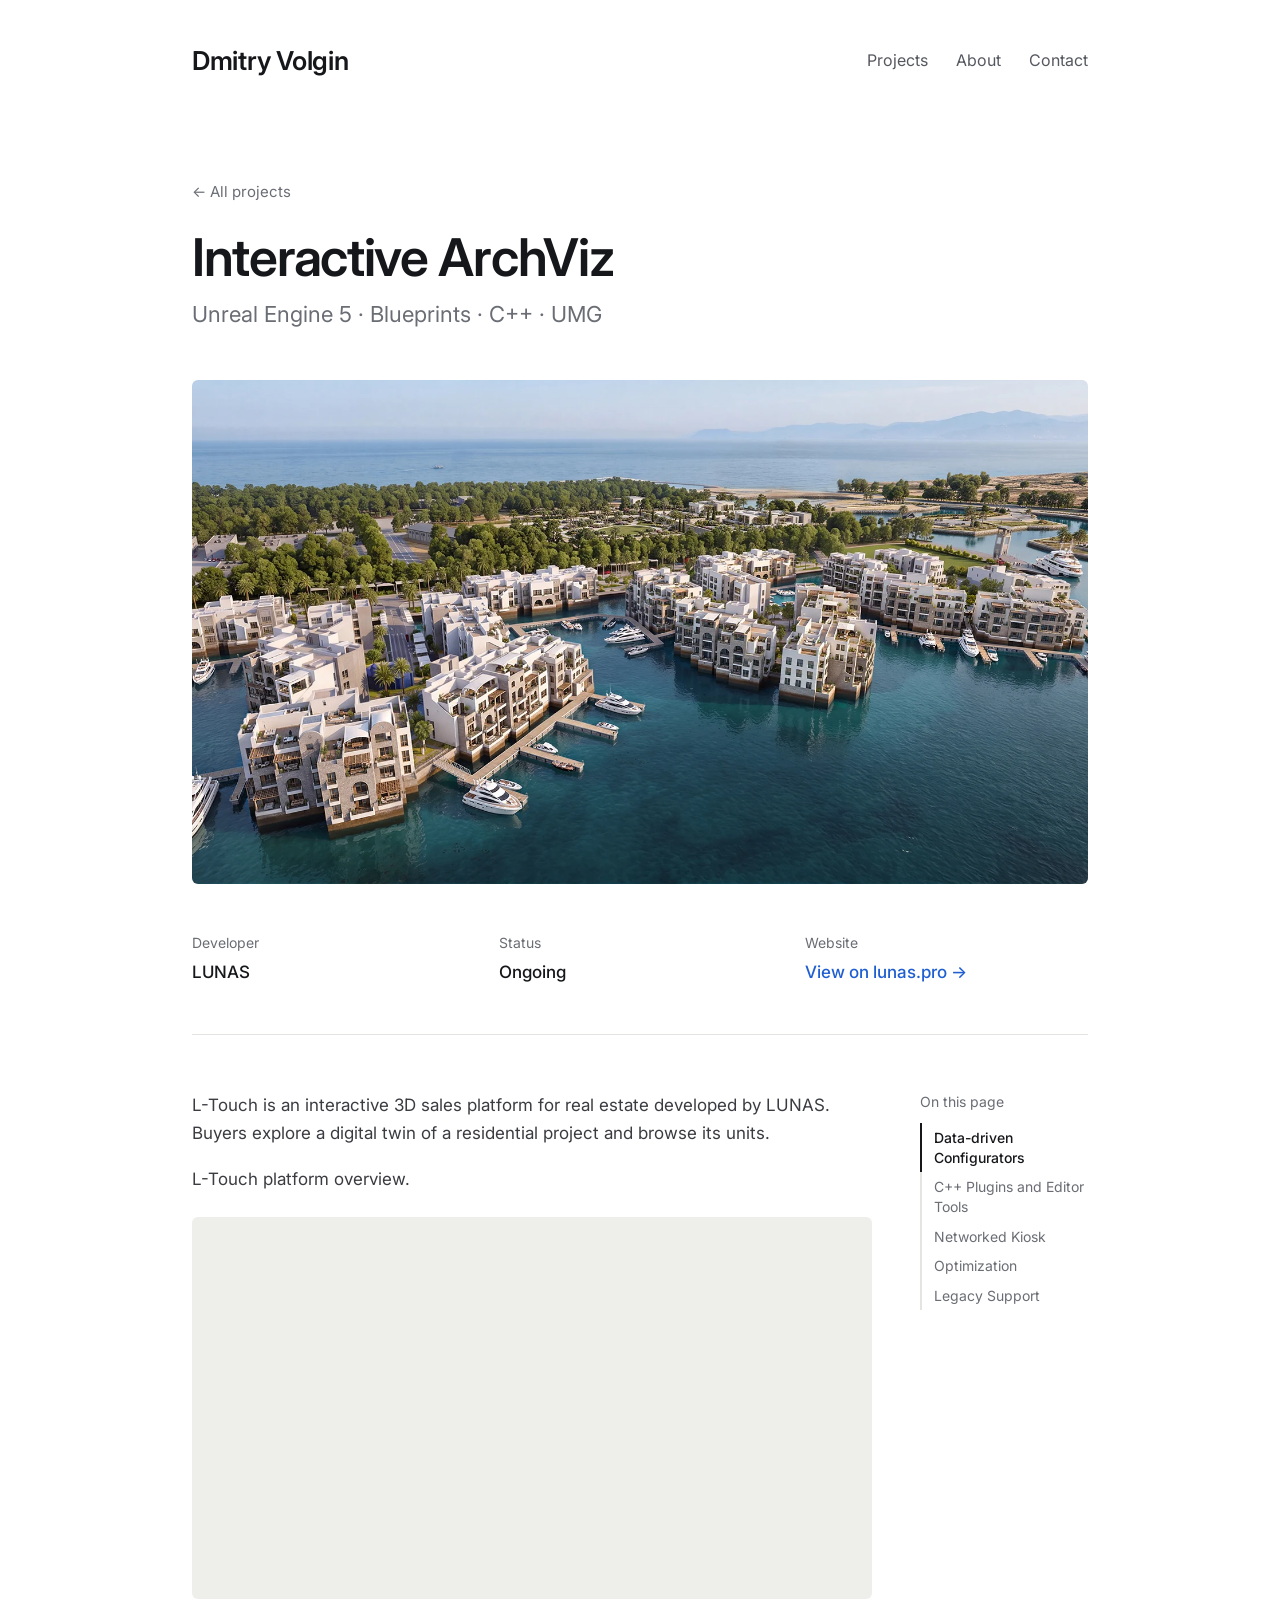
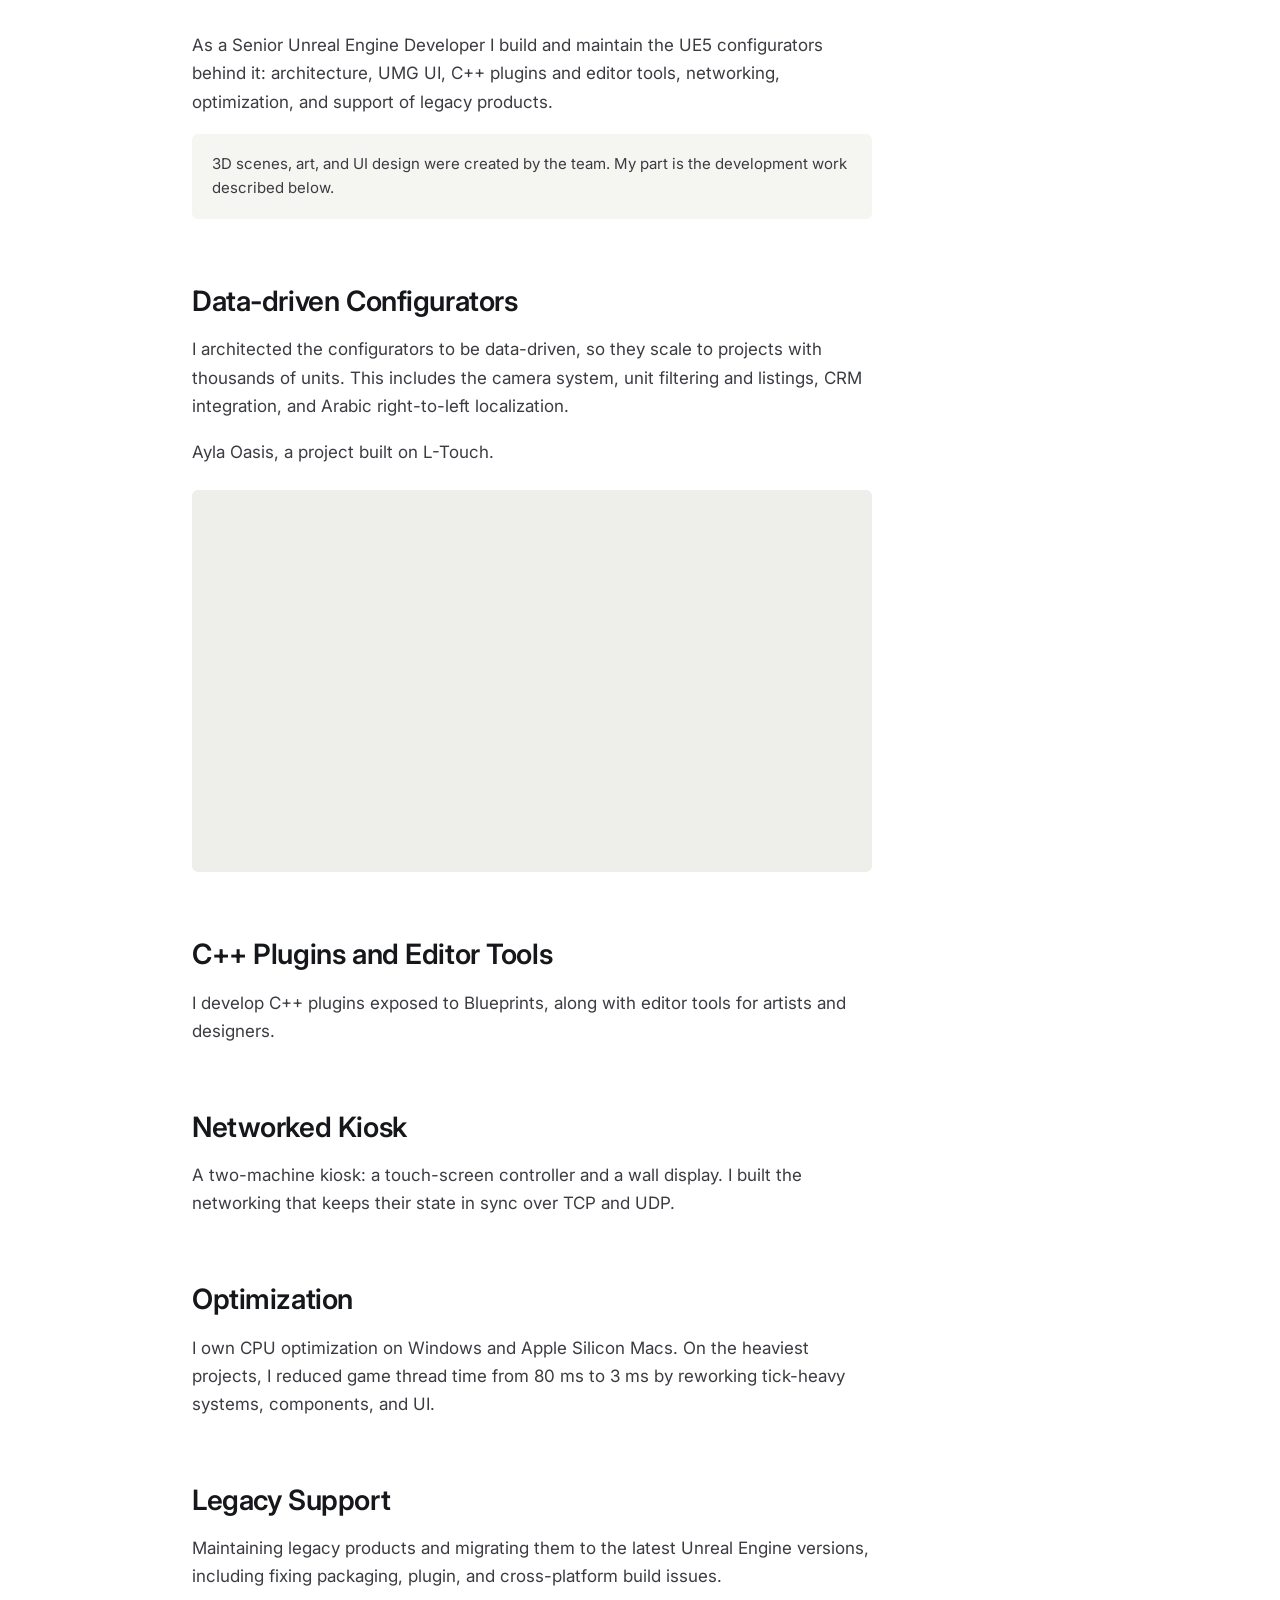
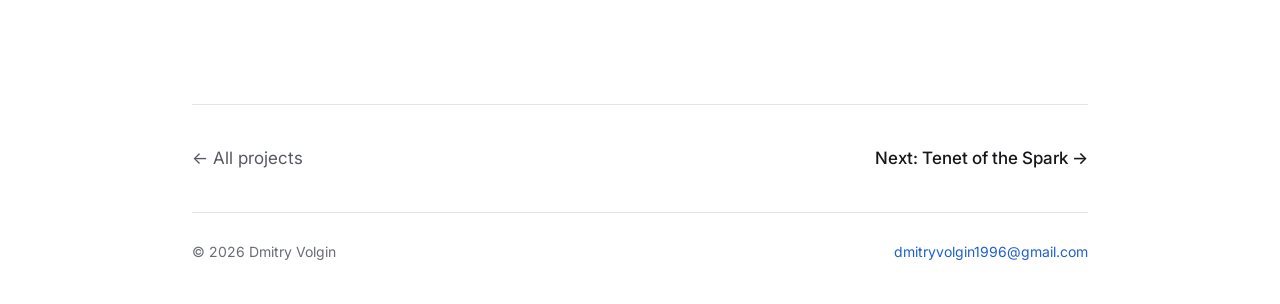
<file: projects/interactive-archviz.html>
<!DOCTYPE html>
<html lang="en">
<head>
  <meta charset="utf-8">
  <meta name="viewport" content="width=device-width, initial-scale=1">
  <title>Interactive ArchViz — Dmitry Volgin</title>
  <meta name="description" content="My role as a Senior Unreal Engine Developer at LUNAS: data-driven UE5 archviz configurators, C++ plugins and tools, networked kiosk, CPU optimization.">
  <link rel="icon" href="data:image/svg+xml,<svg xmlns='http://www.w3.org/2000/svg' viewBox='0 0 100 100'><text y='.9em' font-size='90'>🏙️</text></svg>">
  <link rel="preconnect" href="https://fonts.googleapis.com">
  <link rel="preconnect" href="https://fonts.gstatic.com" crossorigin>
  <link rel="stylesheet" href="https://fonts.googleapis.com/css2?family=Inter:wght@400;500;600&display=swap">
  <link rel="stylesheet" href="../assets/style.css?v=8">
  <script defer src="https://cloud.umami.is/script.js" data-domains="dmitryvolgin.github.io" data-website-id="734f66b2-72e3-453f-8a4b-711d15af3ee4"></script>
</head>
<body>
  <div class="container">
    <header class="site-header">
      <a class="brand" href="../">Dmitry Volgin</a>
      <nav class="nav" aria-label="Main">
        <a href="../#projects">Projects</a>
        <a href="../#about">About</a>
        <a href="../#contact">Contact</a>
      </nav>
    </header>

    <main>
      <section class="project-top">
        <a class="back" href="../#projects">← All projects</a>
        <h1>Interactive ArchViz</h1>
        <p class="sub">Unreal Engine 5 · Blueprints · C++ · UMG</p>
      </section>

      <div class="cover"><img src="../images/interactive-archviz.webp" onerror="this.remove()" alt="Interactive ArchViz cover" style="object-position: center"></div>

      <dl class="props">
          <div><dt>Developer</dt><dd>LUNAS</dd></div>
          <div><dt>Status</dt><dd>Ongoing</dd></div>
          <div><dt>Website</dt><dd><a class="accent" href="https://www.lunas.pro/portfolio/ayla-oasis-interactive-3d-sales-platform/" target="_blank" rel="noopener" data-umami-event="website-lunas">View on lunas.pro →</a></dd></div>
      </dl>

      <div class="project-body">
      <article class="content">
      <p>L-Touch is an interactive 3D sales platform for real estate developed by LUNAS. Buyers explore a digital twin of a residential project and browse its units.</p>
      <p>L-Touch platform overview.</p>
      <div class="video"><iframe src="https://www.youtube-nocookie.com/embed/qAucWmSvbgM?rel=0&enablejsapi=1" title="L-Touch — Platform overview" loading="lazy" allow="accelerometer; encrypted-media; gyroscope; picture-in-picture; fullscreen" allowfullscreen></iframe></div>
      <p>As a Senior Unreal Engine Developer I build and maintain the UE5 configurators behind it: architecture, UMG UI, C++ plugins and editor tools, networking, optimization, and support of legacy products.</p>

      <nav class="toc-card" aria-label="Contents">
        <p class="toc-title">Contents</p>
        <ol class="toc" id="toc"></ol>
      </nav>

      <div class="callout">3D scenes, art, and UI design were created by the team. My part is the development work described below.</div>

      <h2>Data-driven Configurators</h2>
      <p>I architected the configurators to be data-driven, so they scale to projects with thousands of units. This includes the camera system, unit filtering and listings, CRM integration, and Arabic right-to-left localization.</p>
      <p>Ayla Oasis, a project built on L-Touch.</p>
      <div class="video"><iframe src="https://www.youtube-nocookie.com/embed/K5SNyoT6WZo?rel=0&enablejsapi=1" title="L-Touch — Ayla Oasis" loading="lazy" allow="accelerometer; encrypted-media; gyroscope; picture-in-picture; fullscreen" allowfullscreen></iframe></div>

      <h2>C++ Plugins and Editor Tools</h2>
      <p>I develop C++ plugins exposed to Blueprints, along with editor tools for artists and designers.</p>

      <h2>Networked Kiosk</h2>
      <p>A two-machine kiosk: a touch-screen controller and a wall display. I built the networking that keeps their state in sync over TCP and UDP.</p>

      <h2>Optimization</h2>
      <p>I own CPU optimization on Windows and Apple Silicon Macs. On the heaviest projects, I reduced game thread time from 80 ms to 3 ms by reworking tick-heavy systems, components, and UI.</p>

      <h2>Legacy Support</h2>
      <p>Maintaining legacy products and migrating them to the latest Unreal Engine versions, including fixing packaging, plugin, and cross-platform build issues.</p>
      </article>
      <aside class="toc-side" aria-label="On this page">
        <p class="toc-title">On this page</p>
        <ul class="toc-list" id="toc-side"></ul>
      </aside>
      </div>

      <nav class="pager" aria-label="Projects">
        <a class="prev" href="../#projects">← All projects</a>
        <a class="next" href="tenet-of-the-spark.html">Next: Tenet of the Spark →</a>
      </nav>
    </main>

    <footer class="site-footer">
      <span>© 2026 Dmitry Volgin</span>
      <a class="accent" href="mailto:dmitryvolgin1996@gmail.com" data-umami-event="contact-email">dmitryvolgin1996@gmail.com</a>
    </footer>
  </div>

  <script src="../assets/site.js?v=6"></script>
</body>
</html>
</file>
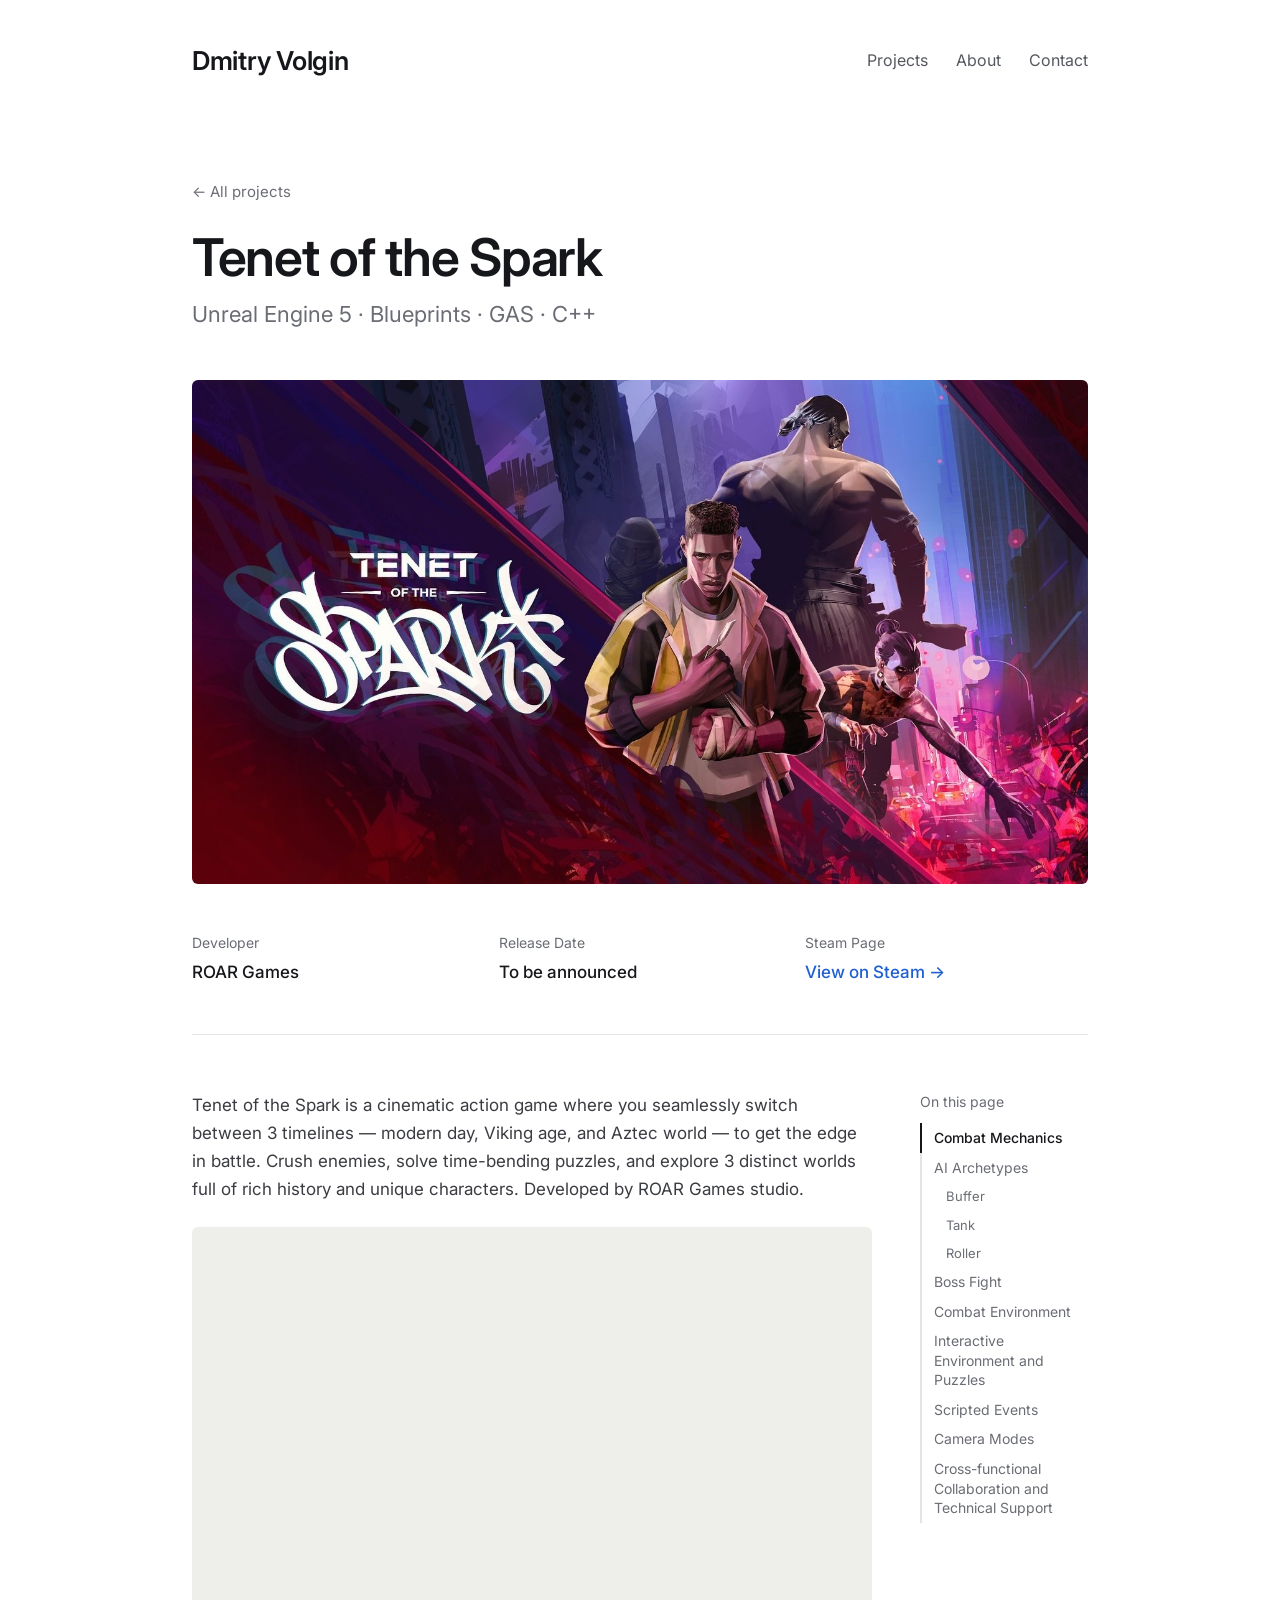
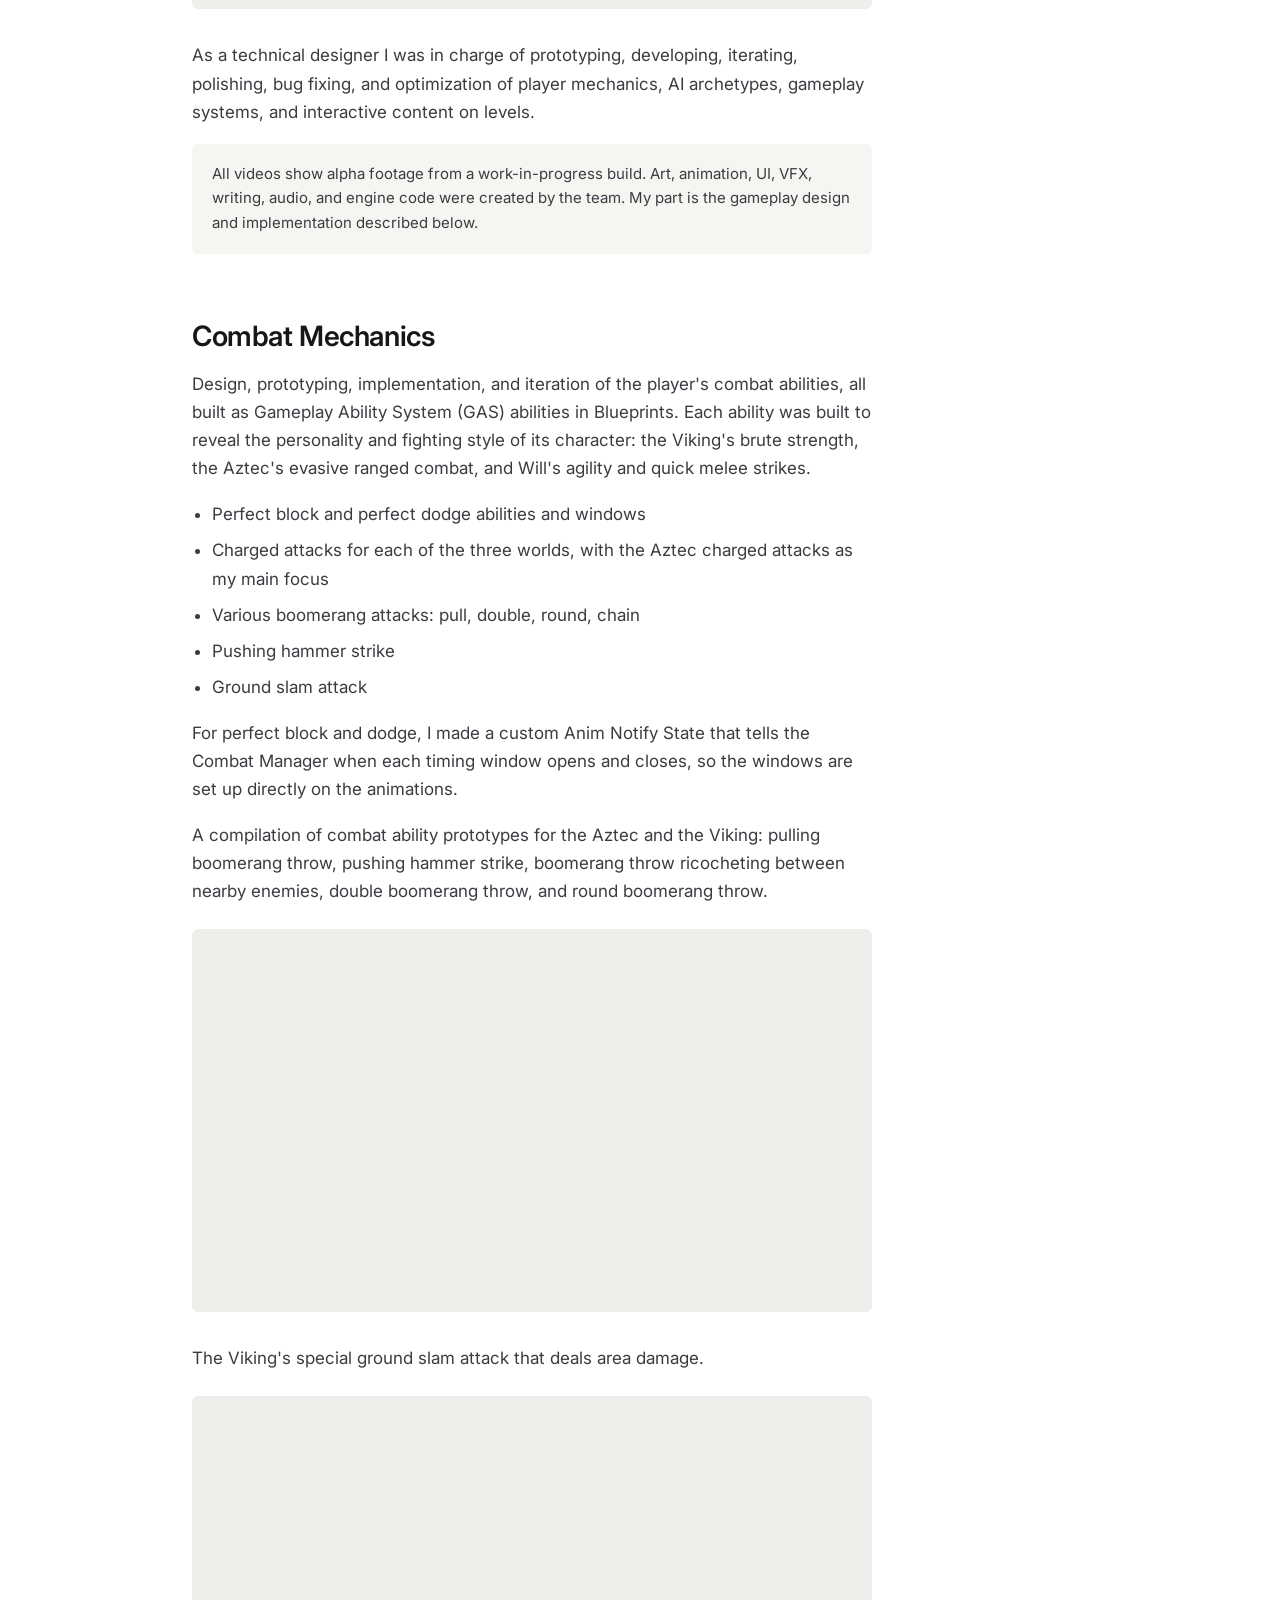
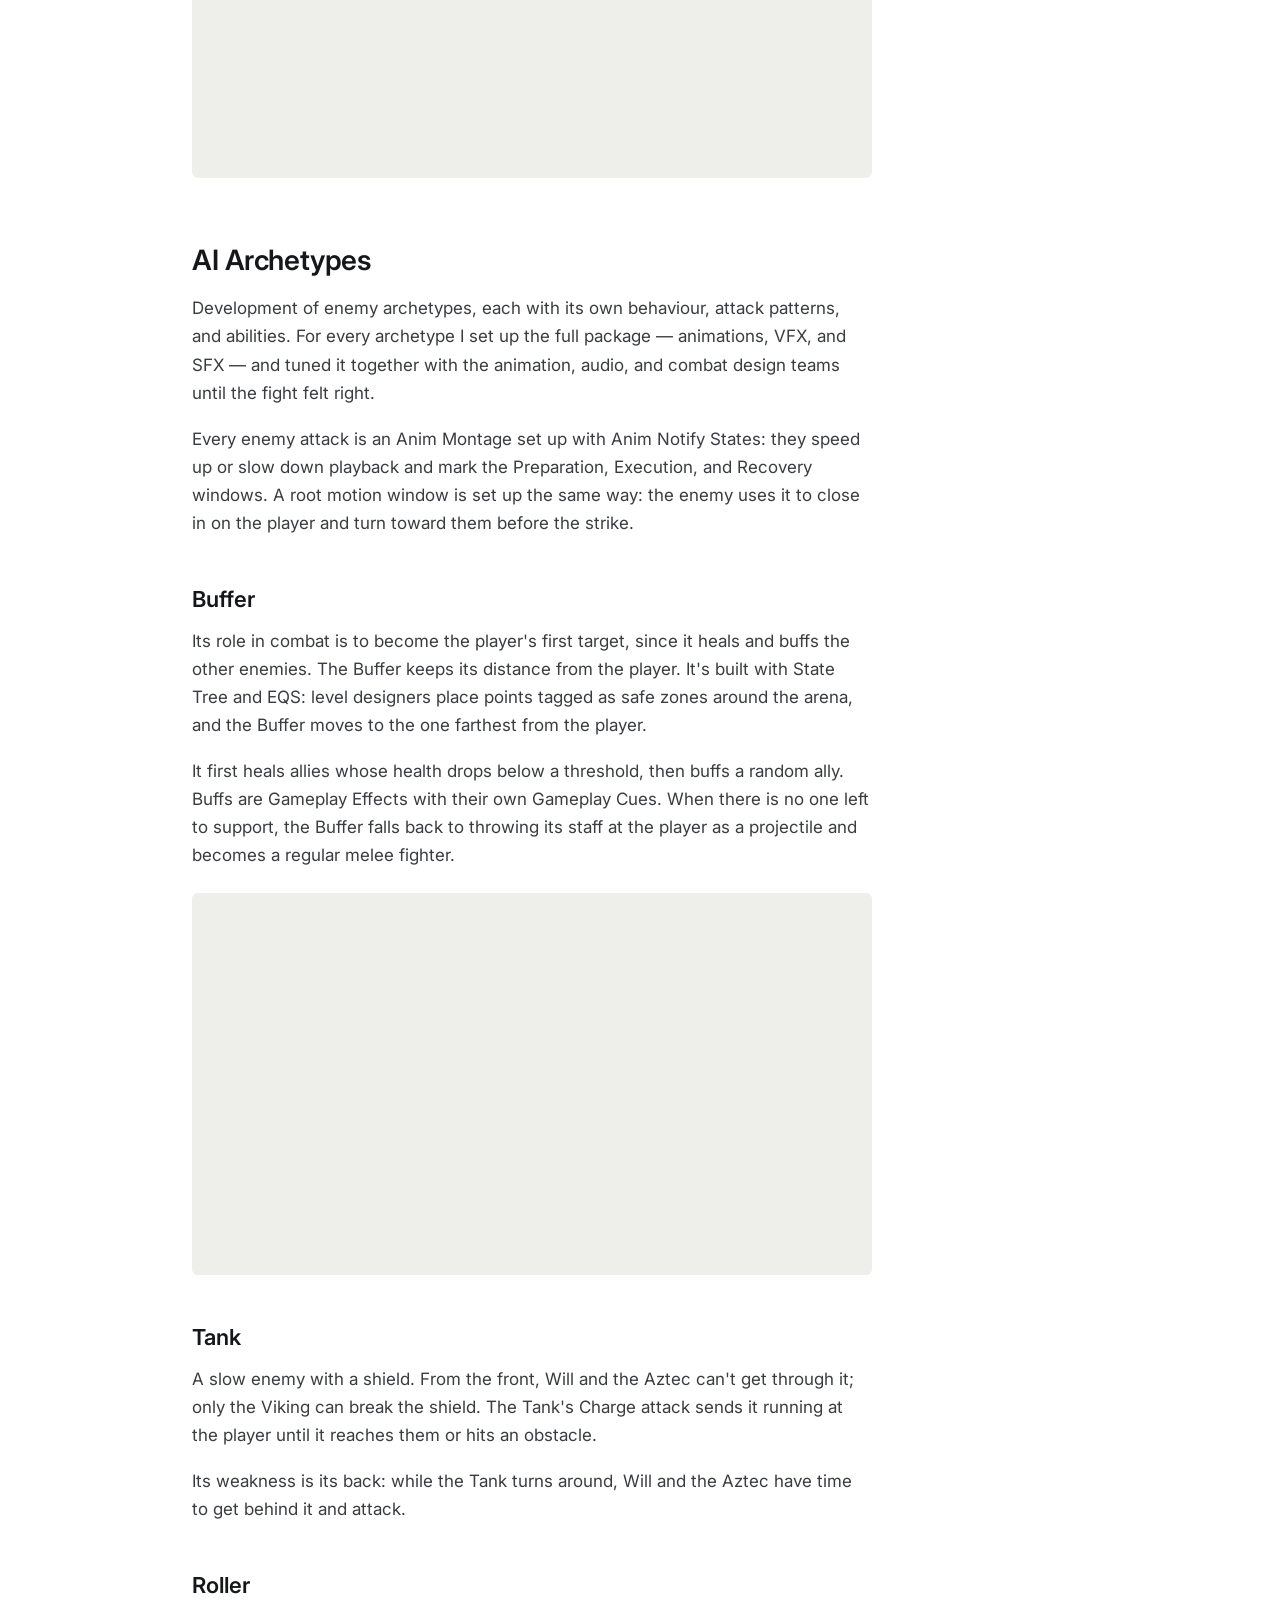
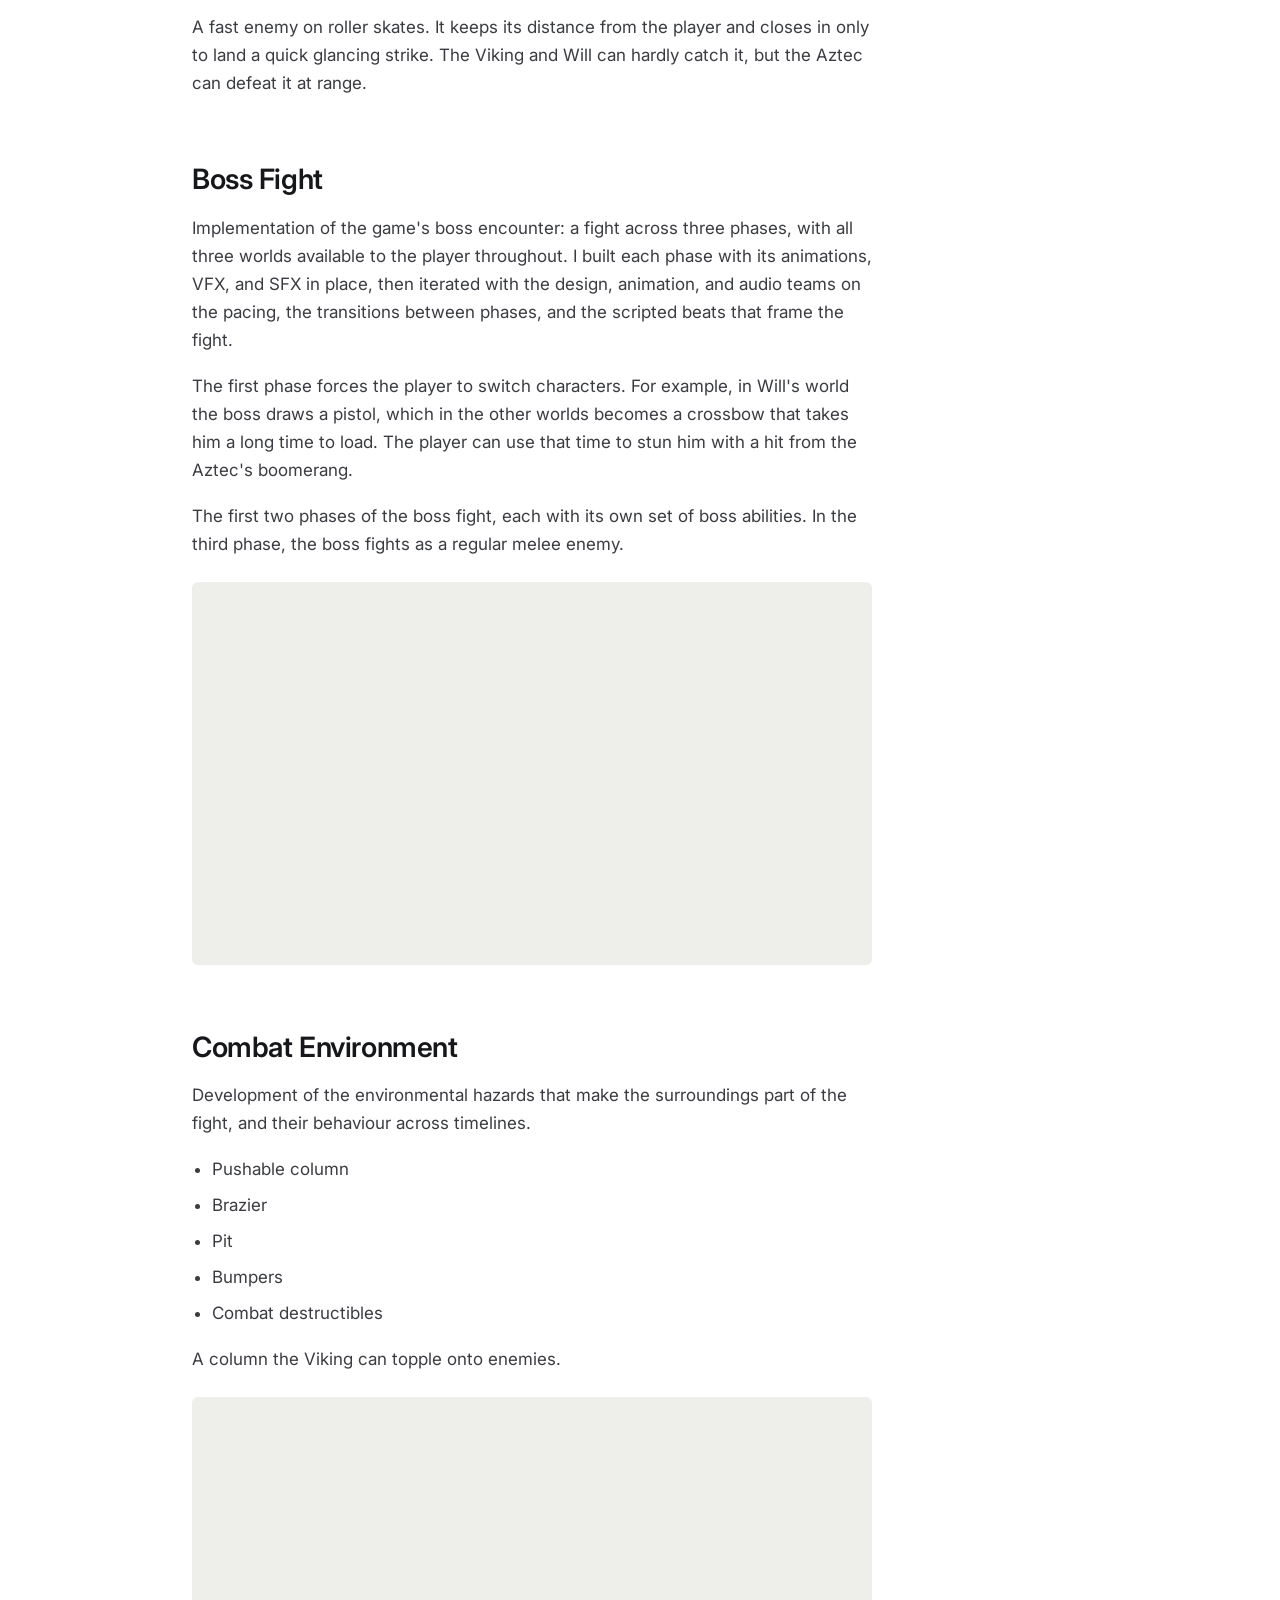
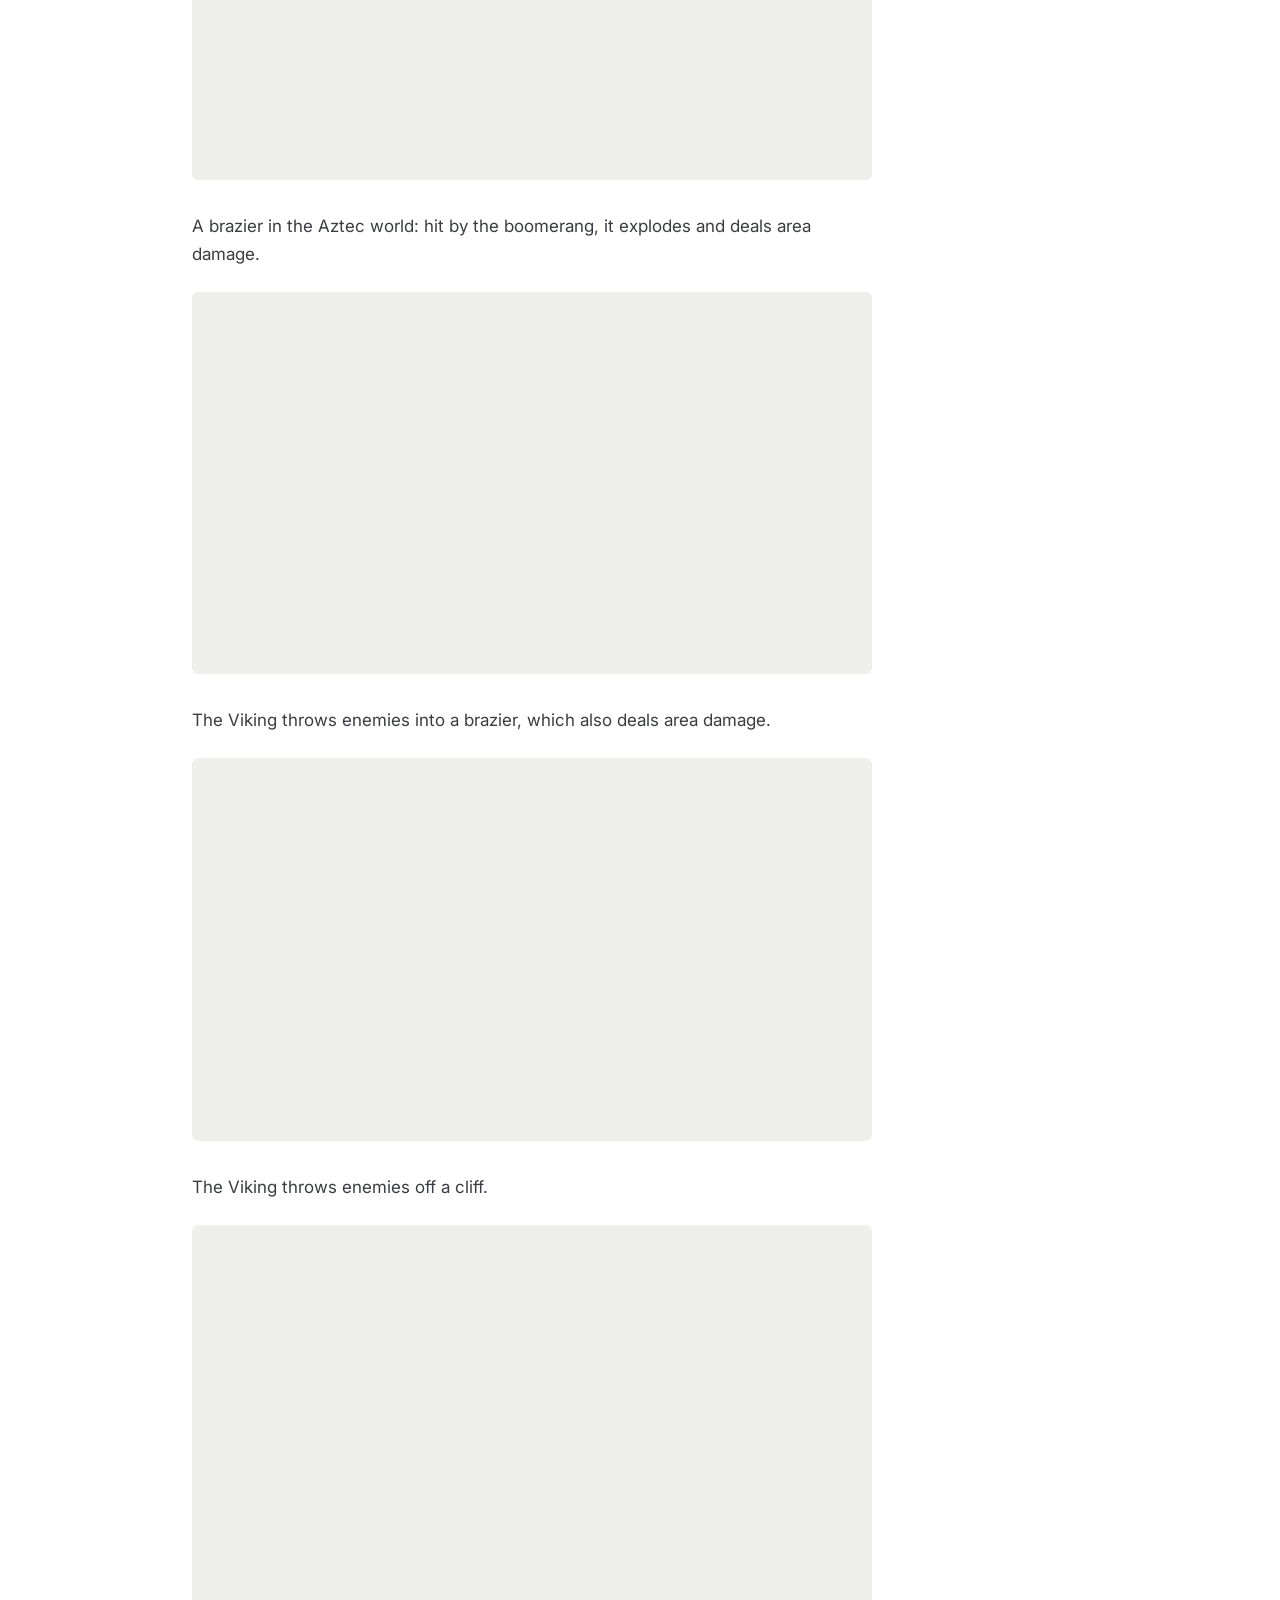
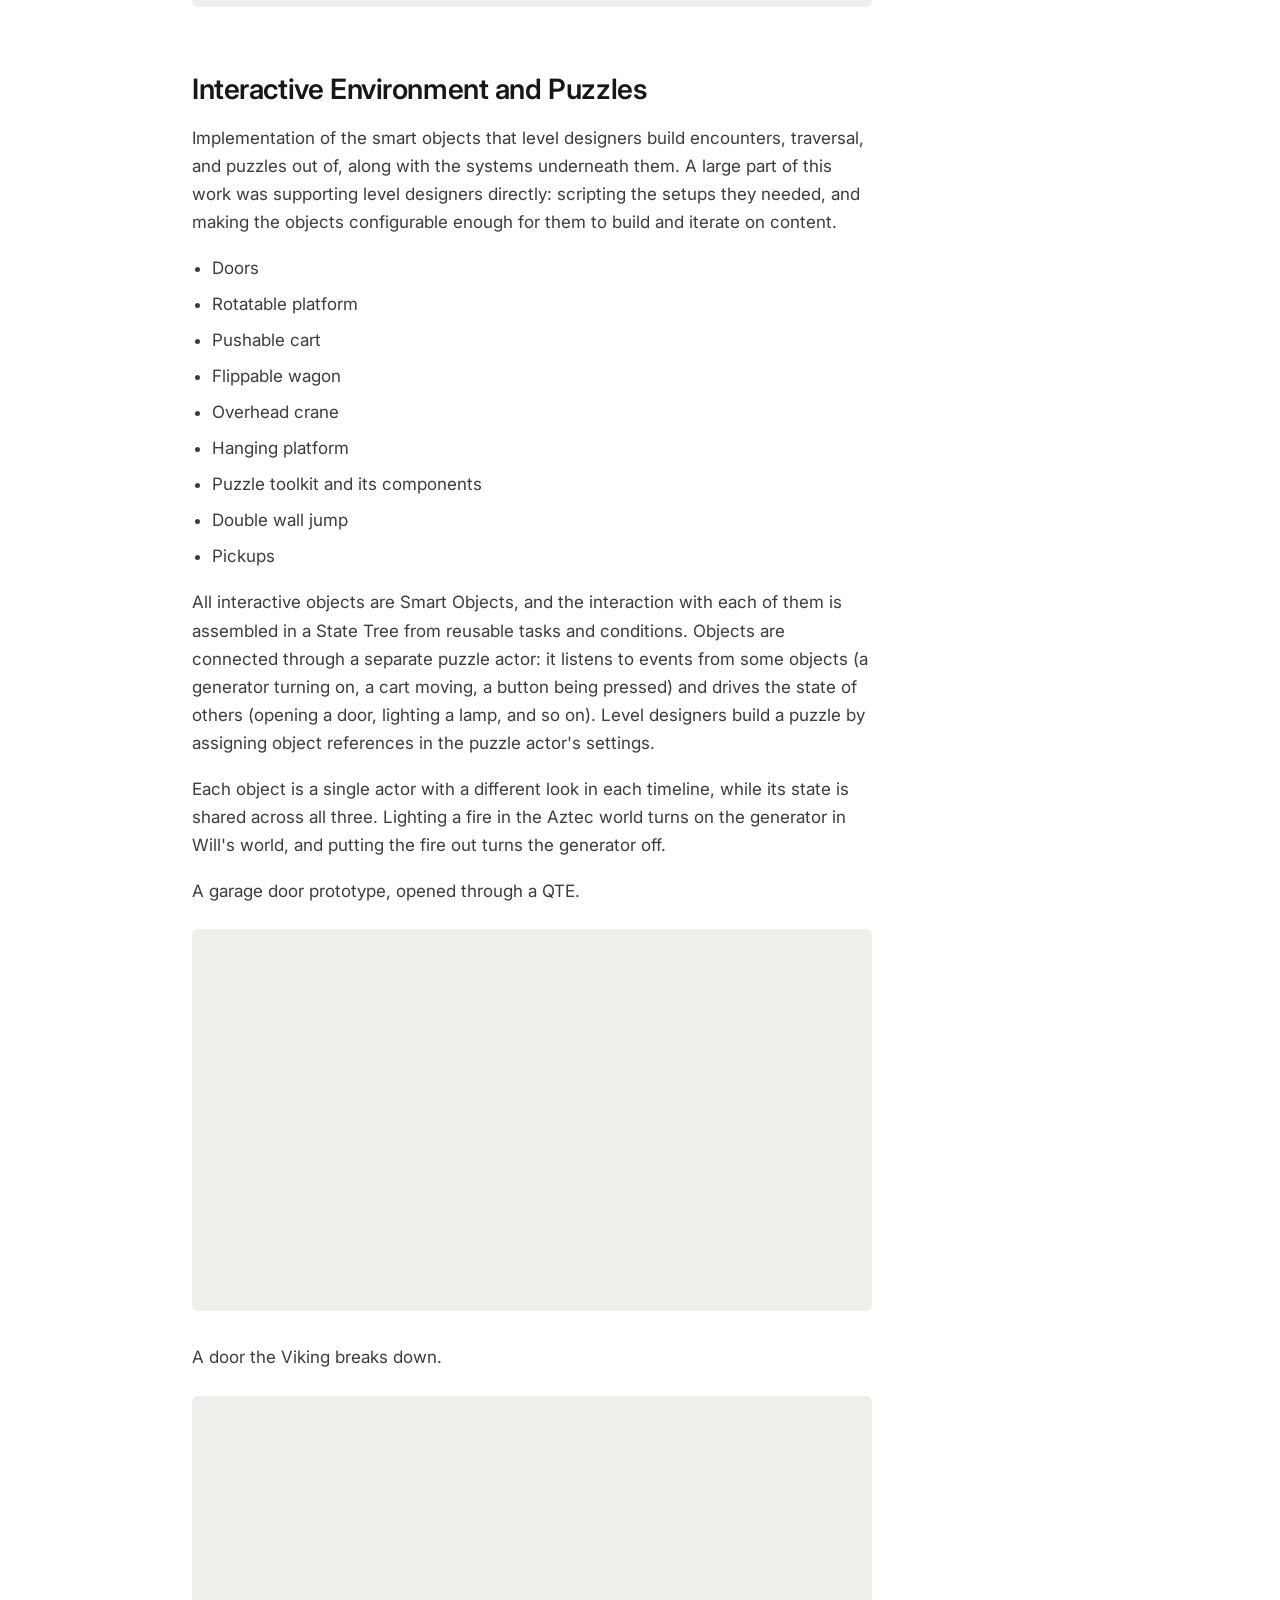
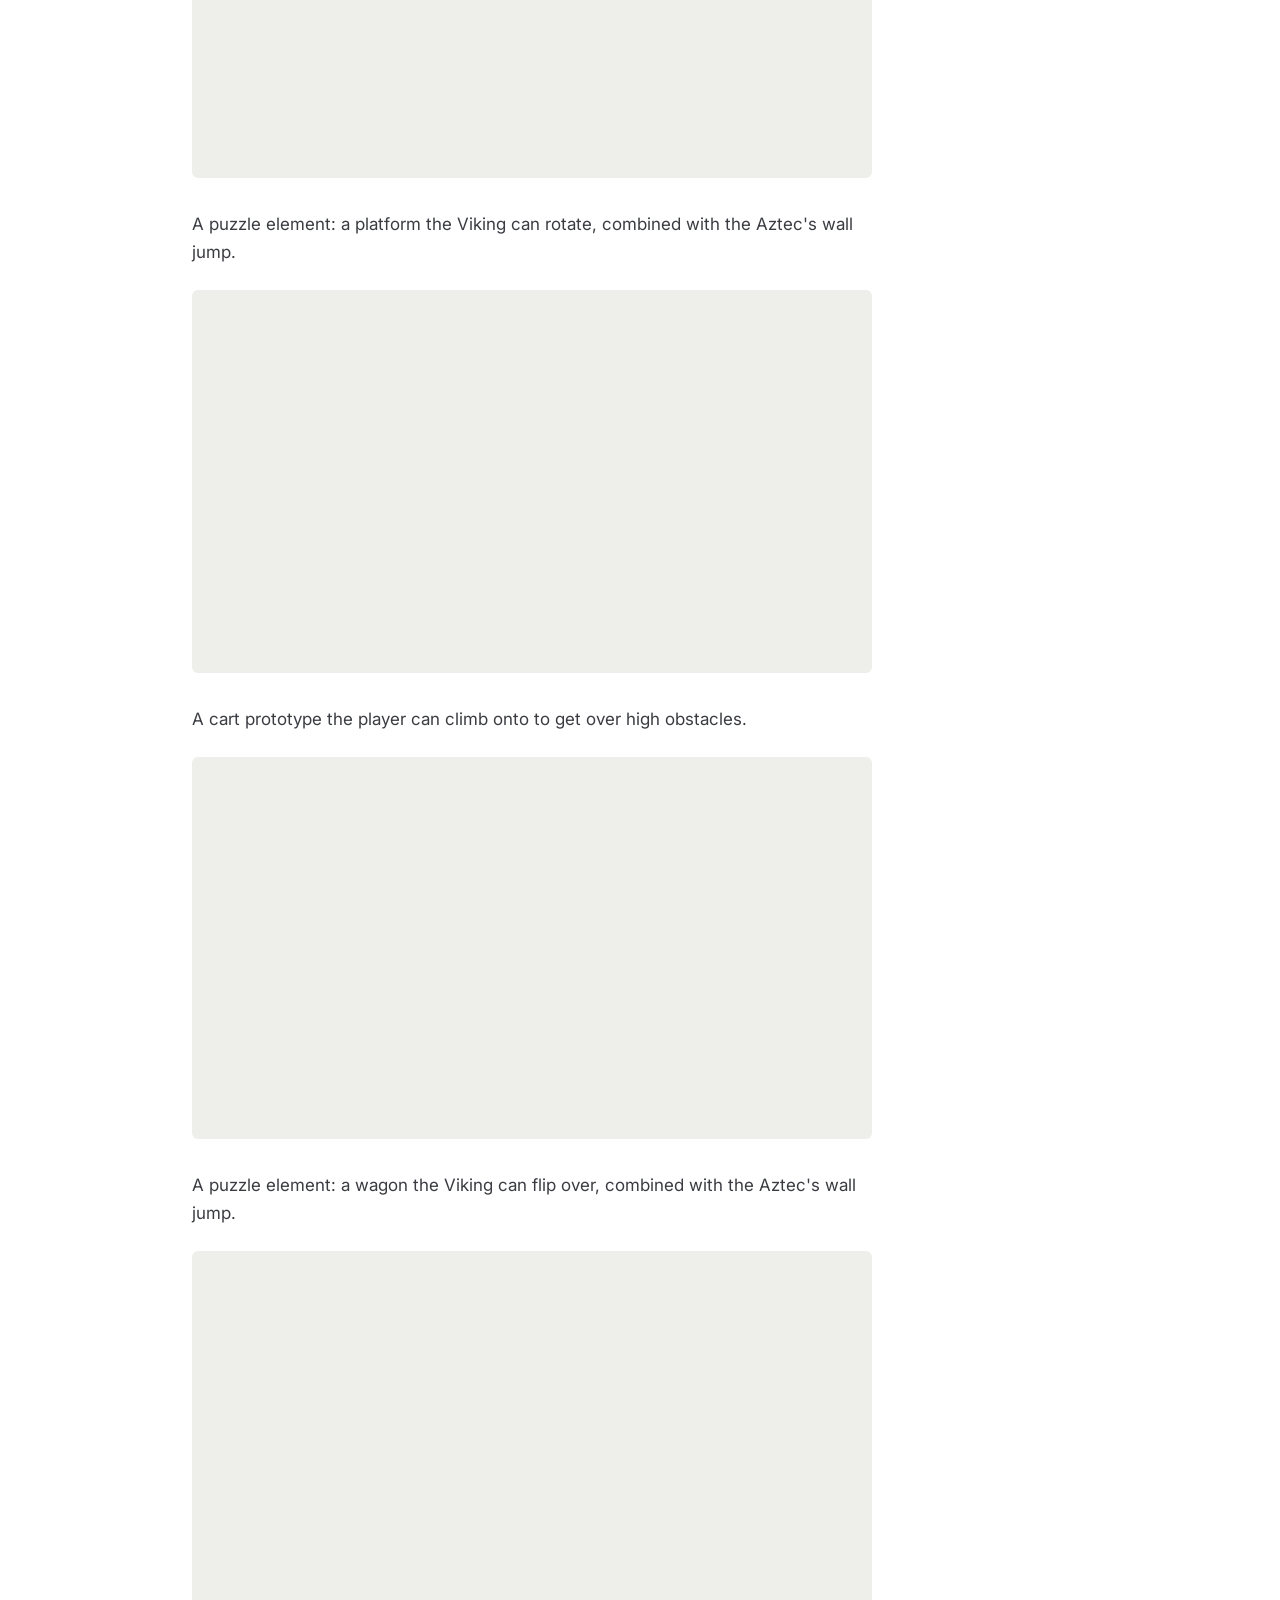
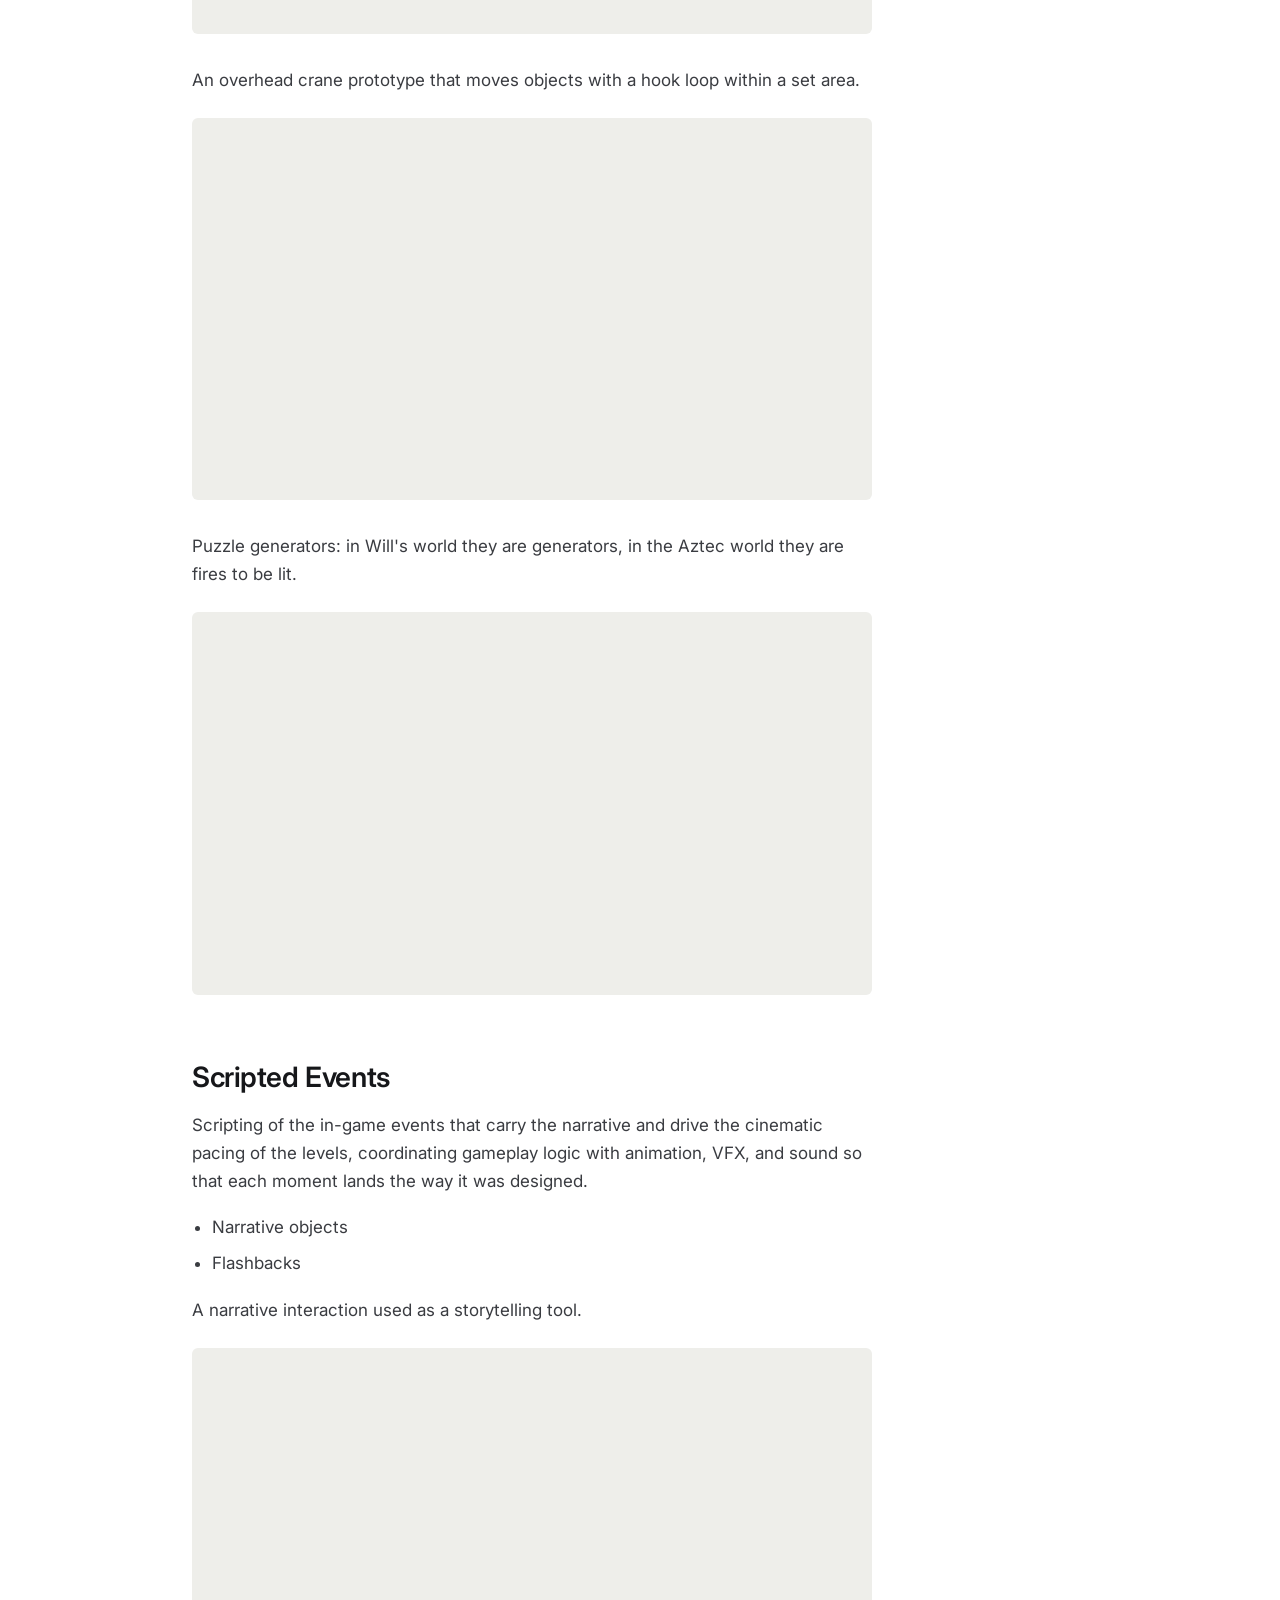
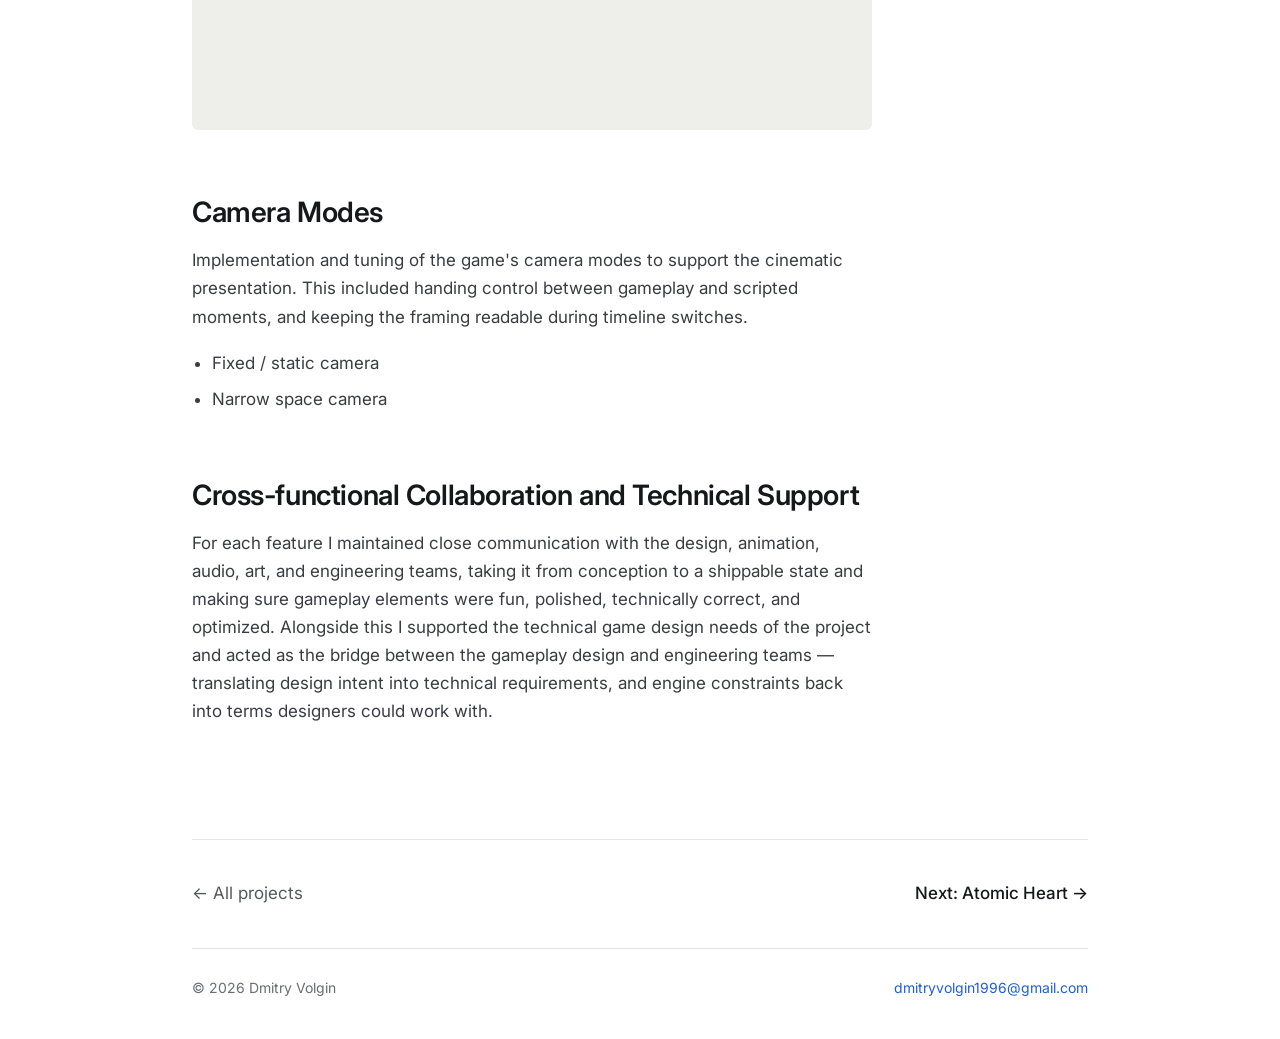
<file: projects/tenet-of-the-spark.html>
<!DOCTYPE html>
<html lang="en">
<head>
  <meta charset="utf-8">
  <meta name="viewport" content="width=device-width, initial-scale=1">
  <title>Tenet of the Spark — Dmitry Volgin</title>
  <meta name="description" content="My role as a technical designer on Tenet of the Spark (ROAR Games): player mechanics, AI archetypes, boss fight, gameplay systems.">
  <link rel="icon" href="data:image/svg+xml,<svg xmlns='http://www.w3.org/2000/svg' viewBox='0 0 100 100'><text y='.9em' font-size='90'>🥊</text></svg>">
  <link rel="preconnect" href="https://fonts.googleapis.com">
  <link rel="preconnect" href="https://fonts.gstatic.com" crossorigin>
  <link rel="stylesheet" href="https://fonts.googleapis.com/css2?family=Inter:wght@400;500;600&display=swap">
  <link rel="stylesheet" href="../assets/style.css?v=8">
  <script defer src="https://cloud.umami.is/script.js" data-domains="dmitryvolgin.github.io" data-website-id="734f66b2-72e3-453f-8a4b-711d15af3ee4"></script>
</head>
<body>
  <div class="container">
    <header class="site-header">
      <a class="brand" href="../">Dmitry Volgin</a>
      <nav class="nav" aria-label="Main">
        <a href="../#projects">Projects</a>
        <a href="../#about">About</a>
        <a href="../#contact">Contact</a>
      </nav>
    </header>

    <main>
      <section class="project-top">
        <a class="back" href="../#projects">← All projects</a>
        <h1>Tenet of the Spark</h1>
        <p class="sub">Unreal Engine 5 · Blueprints · GAS · C++</p>
      </section>

      <div class="cover"><img src="../images/tenet-of-the-spark.jpg" onerror="this.remove()" alt="Tenet of the Spark cover" style="object-position: center"></div>

      <dl class="props">
          <div><dt>Developer</dt><dd>ROAR Games</dd></div>
          <div><dt>Release Date</dt><dd>To be announced</dd></div>
          <div><dt>Steam Page</dt><dd><a class="accent" href="https://store.steampowered.com/app/2565010/Tenet_of_the_Spark/" target="_blank" rel="noopener" data-umami-event="steam-tenet-of-the-spark">View on Steam →</a></dd></div>
      </dl>

      <div class="project-body">
      <article class="content">
      <p>Tenet of the Spark is a cinematic action game where you seamlessly switch between 3 timelines — modern day, Viking age, and Aztec world — to get the edge in battle. Crush enemies, solve time-bending puzzles, and explore 3 distinct worlds full of rich history and unique characters. Developed by ROAR Games studio.</p>
      <div class="video"><iframe src="https://www.youtube-nocookie.com/embed/2imsx74Zv8U?rel=0&enablejsapi=1" title="Tenet of the Spark — Trailer" loading="lazy" allow="accelerometer; encrypted-media; gyroscope; picture-in-picture; fullscreen" allowfullscreen></iframe></div>
      <p>As a technical designer I was in charge of prototyping, developing, iterating, polishing, bug fixing, and optimization of player mechanics, AI archetypes, gameplay systems, and interactive content on levels.</p>

      <nav class="toc-card" aria-label="Contents">
        <p class="toc-title">Contents</p>
        <ol class="toc" id="toc"></ol>
      </nav>

      <div class="callout">All videos show alpha footage from a work-in-progress build. Art, animation, UI, VFX, writing, audio, and engine code were created by the team. My part is the gameplay design and implementation described below.</div>

      <h2>Combat Mechanics</h2>
      <p>Design, prototyping, implementation, and iteration of the player's combat abilities, all built as Gameplay Ability System (GAS) abilities in Blueprints. Each ability was built to reveal the personality and fighting style of its character: the Viking's brute strength, the Aztec's evasive ranged combat, and Will's agility and quick melee strikes.</p>
      <ul>
        <li>Perfect block and perfect dodge abilities and windows</li>
        <li>Charged attacks for each of the three worlds, with the Aztec charged attacks as my main focus</li>
        <li>Various boomerang attacks: pull, double, round, chain</li>
        <li>Pushing hammer strike</li>
        <li>Ground slam attack</li>
      </ul>
      <p>For perfect block and dodge, I made a custom Anim Notify State that tells the Combat Manager when each timing window opens and closes, so the windows are set up directly on the animations.</p>
      <p>A compilation of combat ability prototypes for the Aztec and the Viking: pulling boomerang throw, pushing hammer strike, boomerang throw ricocheting between nearby enemies, double boomerang throw, and round boomerang throw.</p>
      <div class="video"><iframe src="https://www.youtube-nocookie.com/embed/9jmk7lY-30A?rel=0&enablejsapi=1" title="Tenet of the Spark — Combat Ability Prototypes" loading="lazy" allow="accelerometer; encrypted-media; gyroscope; picture-in-picture; fullscreen" allowfullscreen></iframe></div>
      <p>The Viking's special ground slam attack that deals area damage.</p>
      <div class="video"><iframe src="https://www.youtube-nocookie.com/embed/cfcLZXg4N1Y?rel=0&enablejsapi=1" title="Tenet of the Spark — Viking Ground Slam" loading="lazy" allow="accelerometer; encrypted-media; gyroscope; picture-in-picture; fullscreen" allowfullscreen></iframe></div>

      <h2>AI Archetypes</h2>
      <p>Development of enemy archetypes, each with its own behaviour, attack patterns, and abilities. For every archetype I set up the full package — animations, VFX, and SFX — and tuned it together with the animation, audio, and combat design teams until the fight felt right.</p>
      <p>Every enemy attack is an Anim Montage set up with Anim Notify States: they speed up or slow down playback and mark the Preparation, Execution, and Recovery windows. A root motion window is set up the same way: the enemy uses it to close in on the player and turn toward them before the strike.</p>

      <h3>Buffer</h3>
      <p>Its role in combat is to become the player's first target, since it heals and buffs the other enemies. The Buffer keeps its distance from the player. It's built with State Tree and EQS: level designers place points tagged as safe zones around the arena, and the Buffer moves to the one farthest from the player.</p>
      <p>It first heals allies whose health drops below a threshold, then buffs a random ally. Buffs are Gameplay Effects with their own Gameplay Cues. When there is no one left to support, the Buffer falls back to throwing its staff at the player as a projectile and becomes a regular melee fighter.</p>
      <div class="video"><iframe src="https://www.youtube-nocookie.com/embed/eCX4usfHyg0?rel=0&enablejsapi=1" title="Tenet of the Spark — Buffer Archetype" loading="lazy" allow="accelerometer; encrypted-media; gyroscope; picture-in-picture; fullscreen" allowfullscreen></iframe></div>

      <h3>Tank</h3>
      <p>A slow enemy with a shield. From the front, Will and the Aztec can't get through it; only the Viking can break the shield. The Tank's Charge attack sends it running at the player until it reaches them or hits an obstacle.</p>
      <p>Its weakness is its back: while the Tank turns around, Will and the Aztec have time to get behind it and attack.</p>

      <h3>Roller</h3>
      <p>A fast enemy on roller skates. It keeps its distance from the player and closes in only to land a quick glancing strike. The Viking and Will can hardly catch it, but the Aztec can defeat it at range.</p>

      <h2>Boss Fight</h2>
      <p>Implementation of the game's boss encounter: a fight across three phases, with all three worlds available to the player throughout. I built each phase with its animations, VFX, and SFX in place, then iterated with the design, animation, and audio teams on the pacing, the transitions between phases, and the scripted beats that frame the fight.</p>
      <p>The first phase forces the player to switch characters. For example, in Will's world the boss draws a pistol, which in the other worlds becomes a crossbow that takes him a long time to load. The player can use that time to stun him with a hit from the Aztec's boomerang.</p>
      <p>The first two phases of the boss fight, each with its own set of boss abilities. In the third phase, the boss fights as a regular melee enemy.</p>
      <div class="video"><iframe src="https://www.youtube-nocookie.com/embed/mi5ttHNdzlM?rel=0&enablejsapi=1" title="Tenet of the Spark — Boss Fight" loading="lazy" allow="accelerometer; encrypted-media; gyroscope; picture-in-picture; fullscreen" allowfullscreen></iframe></div>

      <h2>Combat Environment</h2>
      <p>Development of the environmental hazards that make the surroundings part of the fight, and their behaviour across timelines.</p>
      <ul>
        <li>Pushable column</li>
        <li>Brazier</li>
        <li>Pit</li>
        <li>Bumpers</li>
        <li>Combat destructibles</li>
      </ul>
      <p>A column the Viking can topple onto enemies.</p>
      <div class="video"><iframe src="https://www.youtube-nocookie.com/embed/6hDNvxVYvp8?rel=0&enablejsapi=1" title="Tenet of the Spark — Pushable Column" loading="lazy" allow="accelerometer; encrypted-media; gyroscope; picture-in-picture; fullscreen" allowfullscreen></iframe></div>
      <p>A brazier in the Aztec world: hit by the boomerang, it explodes and deals area damage.</p>
      <div class="video"><iframe src="https://www.youtube-nocookie.com/embed/Nixx1NRcFoc?rel=0&enablejsapi=1" title="Tenet of the Spark — Exploding Brazier" loading="lazy" allow="accelerometer; encrypted-media; gyroscope; picture-in-picture; fullscreen" allowfullscreen></iframe></div>
      <p>The Viking throws enemies into a brazier, which also deals area damage.</p>
      <div class="video"><iframe src="https://www.youtube-nocookie.com/embed/iuT0bNmfjls?rel=0&enablejsapi=1" title="Tenet of the Spark — Throwing Enemies into a Brazier" loading="lazy" allow="accelerometer; encrypted-media; gyroscope; picture-in-picture; fullscreen" allowfullscreen></iframe></div>
      <p>The Viking throws enemies off a cliff.</p>
      <div class="video"><iframe src="https://www.youtube-nocookie.com/embed/SlPLibFH8AY?rel=0&enablejsapi=1" title="Tenet of the Spark — Throwing Enemies into a Pit" loading="lazy" allow="accelerometer; encrypted-media; gyroscope; picture-in-picture; fullscreen" allowfullscreen></iframe></div>

      <h2>Interactive Environment and Puzzles</h2>
      <p>Implementation of the smart objects that level designers build encounters, traversal, and puzzles out of, along with the systems underneath them. A large part of this work was supporting level designers directly: scripting the setups they needed, and making the objects configurable enough for them to build and iterate on content.</p>
      <ul>
        <li>Doors</li>
        <li>Rotatable platform</li>
        <li>Pushable cart</li>
        <li>Flippable wagon</li>
        <li>Overhead crane</li>
        <li>Hanging platform</li>
        <li>Puzzle toolkit and its components</li>
        <li>Double wall jump</li>
        <li>Pickups</li>
      </ul>
      <p>All interactive objects are Smart Objects, and the interaction with each of them is assembled in a State Tree from reusable tasks and conditions. Objects are connected through a separate puzzle actor: it listens to events from some objects (a generator turning on, a cart moving, a button being pressed) and drives the state of others (opening a door, lighting a lamp, and so on). Level designers build a puzzle by assigning object references in the puzzle actor's settings.</p>
      <p>Each object is a single actor with a different look in each timeline, while its state is shared across all three. Lighting a fire in the Aztec world turns on the generator in Will's world, and putting the fire out turns the generator off.</p>
      <p>A garage door prototype, opened through a QTE.</p>
      <div class="video"><iframe src="https://www.youtube-nocookie.com/embed/KhbaDFM-1ic?rel=0&enablejsapi=1" title="Tenet of the Spark — Garage Door" loading="lazy" allow="accelerometer; encrypted-media; gyroscope; picture-in-picture; fullscreen" allowfullscreen></iframe></div>
      <p>A door the Viking breaks down.</p>
      <div class="video"><iframe src="https://www.youtube-nocookie.com/embed/aJqyvlr-Cdo?rel=0&enablejsapi=1" title="Tenet of the Spark — Breakable Door" loading="lazy" allow="accelerometer; encrypted-media; gyroscope; picture-in-picture; fullscreen" allowfullscreen></iframe></div>
      <p>A puzzle element: a platform the Viking can rotate, combined with the Aztec's wall jump.</p>
      <div class="video"><iframe src="https://www.youtube-nocookie.com/embed/fH9wQUHGRQg?rel=0&enablejsapi=1" title="Tenet of the Spark — Rotatable Platform" loading="lazy" allow="accelerometer; encrypted-media; gyroscope; picture-in-picture; fullscreen" allowfullscreen></iframe></div>
      <p>A cart prototype the player can climb onto to get over high obstacles.</p>
      <div class="video"><iframe src="https://www.youtube-nocookie.com/embed/_wDoaG2W3zg?rel=0&enablejsapi=1" title="Tenet of the Spark — Pushable Cart" loading="lazy" allow="accelerometer; encrypted-media; gyroscope; picture-in-picture; fullscreen" allowfullscreen></iframe></div>
      <p>A puzzle element: a wagon the Viking can flip over, combined with the Aztec's wall jump.</p>
      <div class="video"><iframe src="https://www.youtube-nocookie.com/embed/ZzWI-Mpt1TU?rel=0&enablejsapi=1" title="Tenet of the Spark — Flippable Wagon" loading="lazy" allow="accelerometer; encrypted-media; gyroscope; picture-in-picture; fullscreen" allowfullscreen></iframe></div>
      <p>An overhead crane prototype that moves objects with a hook loop within a set area.</p>
      <div class="video"><iframe src="https://www.youtube-nocookie.com/embed/rEt56SckfJQ?rel=0&enablejsapi=1" title="Tenet of the Spark — Overhead Crane" loading="lazy" allow="accelerometer; encrypted-media; gyroscope; picture-in-picture; fullscreen" allowfullscreen></iframe></div>
      <p>Puzzle generators: in Will's world they are generators, in the Aztec world they are fires to be lit.</p>
      <div class="video"><iframe src="https://www.youtube-nocookie.com/embed/WzmKlUaVkpA?rel=0&enablejsapi=1" title="Tenet of the Spark — Puzzle Generators" loading="lazy" allow="accelerometer; encrypted-media; gyroscope; picture-in-picture; fullscreen" allowfullscreen></iframe></div>

      <h2>Scripted Events</h2>
      <p>Scripting of the in-game events that carry the narrative and drive the cinematic pacing of the levels, coordinating gameplay logic with animation, VFX, and sound so that each moment lands the way it was designed.</p>
      <ul>
        <li>Narrative objects</li>
        <li>Flashbacks</li>
      </ul>
      <p>A narrative interaction used as a storytelling tool.</p>
      <div class="video"><iframe src="https://www.youtube-nocookie.com/embed/wEpGQVg4qwI?rel=0&enablejsapi=1" title="Tenet of the Spark — Narrative Object" loading="lazy" allow="accelerometer; encrypted-media; gyroscope; picture-in-picture; fullscreen" allowfullscreen></iframe></div>

      <h2>Camera Modes</h2>
      <p>Implementation and tuning of the game's camera modes to support the cinematic presentation. This included handing control between gameplay and scripted moments, and keeping the framing readable during timeline switches.</p>
      <ul>
        <li>Fixed / static camera</li>
        <li>Narrow space camera</li>
      </ul>

      <h2>Cross-functional Collaboration and Technical Support</h2>
      <p>For each feature I maintained close communication with the design, animation, audio, art, and engineering teams, taking it from conception to a shippable state and making sure gameplay elements were fun, polished, technically correct, and optimized. Alongside this I supported the technical game design needs of the project and acted as the bridge between the gameplay design and engineering teams — translating design intent into technical requirements, and engine constraints back into terms designers could work with.</p>
      </article>
      <aside class="toc-side" aria-label="On this page">
        <p class="toc-title">On this page</p>
        <ul class="toc-list" id="toc-side"></ul>
      </aside>
      </div>

      <nav class="pager" aria-label="Projects">
        <a class="prev" href="../#projects">← All projects</a>
        <a class="next" href="atomic-heart.html">Next: Atomic Heart →</a>
      </nav>
    </main>

    <footer class="site-footer">
      <span>© 2026 Dmitry Volgin</span>
      <a class="accent" href="mailto:dmitryvolgin1996@gmail.com" data-umami-event="contact-email">dmitryvolgin1996@gmail.com</a>
    </footer>
  </div>

  <script src="../assets/site.js?v=6"></script>
</body>
</html>
</file>
<file: assets/style.css>
:root {
  --bg: #FFFFFF;
  --text: #16171A;
  --body: #3A3C41;
  --nav: #55585F;
  --muted: #6A6D74;
  --line: #E4E4E0;
  --thumb: #EEEEEA;
  --soft: #F5F5F2;
  --accent: #1F5FD1;
  --radius: 6px;
  --max: 960px;
  --read: 680px;
}

* { box-sizing: border-box; }

html { scroll-behavior: smooth; }

body {
  margin: 0;
  background: var(--bg);
  color: var(--text);
  font: 17px/1.6 Inter, system-ui, -apple-system, "Segoe UI", Roboto, sans-serif;
  -webkit-font-smoothing: antialiased;
}

a { color: var(--text); text-decoration: none; }
a:hover { text-decoration: underline; text-underline-offset: 4px; }
a.accent { color: var(--accent); }

img { display: block; max-width: 100%; }

.container { max-width: var(--max); margin: 0 auto; padding: 0 32px; }

/* ---------- Header ---------- */
.site-header {
  padding: 40px 0 0;
  display: flex; flex-wrap: wrap; justify-content: space-between; align-items: center; gap: 16px;
}
.brand { font-weight: 600; font-size: 26px; letter-spacing: -0.01em; }
.nav { display: flex; flex-wrap: wrap; gap: 28px; font-size: 16px; }
.nav a { color: var(--nav); }

/* ---------- Home ---------- */
.intro { padding: 112px 0 64px; }
.intro h1 {
  margin: 0; font-size: clamp(36px, 5vw, 52px); font-weight: 600;
  line-height: 1.12; letter-spacing: -0.025em;
}
.intro p { margin: 32px 0 0; max-width: 600px; color: var(--body); }
.hint { margin: 0 0 32px; font-size: 15px; color: var(--muted); }

.work {
  display: grid; gap: 48px 24px;
  grid-template-columns: repeat(auto-fill, minmax(min(100%, 240px), 1fr));
  padding-bottom: 120px;
}
.card { display: flex; flex-direction: column; gap: 14px; }
.card:hover { text-decoration: none; }
.card:hover h2 { text-decoration: underline; text-underline-offset: 4px; }
.thumb {
  aspect-ratio: 3 / 4; border-radius: var(--radius);
  background: var(--thumb); overflow: hidden;
}
.thumb img { width: 100%; height: 100%; object-fit: cover; transition: transform .3s ease; }
.card:hover .thumb img { transform: scale(1.02); }
.card h2 { margin: 0; font-size: 18px; font-weight: 600; line-height: 1.35; letter-spacing: -0.01em; }
.card .meta { font-size: 14px; color: var(--muted); }
.card-text { display: flex; flex-direction: column; gap: 2px; }

.split {
  border-top: 1px solid var(--line);
  padding: 72px 0;
  display: flex; flex-wrap: wrap; gap: 24px 64px;
}
.split > h2 { flex: 0 0 160px; margin: 0; font-size: 17px; font-weight: 600; }
.split > div { flex: 1 1 420px; min-width: 0; display: flex; flex-direction: column; gap: 8px; }
.split > div p { margin: 0; color: var(--body); }
#about > div { gap: 16px; }
#contact { padding-bottom: 96px; }

/* ---------- Footer ---------- */
.site-footer {
  border-top: 1px solid var(--line);
  padding: 28px 0 40px;
  display: flex; flex-wrap: wrap; justify-content: space-between; gap: 12px;
  font-size: 14px; color: var(--muted);
}

/* ---------- Project page ---------- */
.project-top { padding: 96px 0 48px; }
.back { font-size: 15px; color: var(--muted); }
.project-top h1 {
  margin: 24px 0 0; font-size: clamp(36px, 5vw, 52px); font-weight: 600;
  line-height: 1.12; letter-spacing: -0.025em;
}
.project-top .sub { margin: 10px 0 0; font-size: 22px; color: var(--muted); }

.cover { aspect-ratio: 16 / 9; border-radius: var(--radius); background: var(--thumb); overflow: hidden; }
.cover img { width: 100%; height: 100%; object-fit: cover; }

.props {
  margin: 48px 0 0; padding: 0 0 48px; border-bottom: 1px solid var(--line);
  display: grid; grid-template-columns: repeat(auto-fit, minmax(180px, 1fr)); gap: 24px;
}
.props dt { font-size: 14px; color: var(--muted); }
.props dd { margin: 4px 0 0; font-weight: 500; overflow-wrap: anywhere; }

.content { max-width: var(--read); padding-top: 56px; color: var(--body); line-height: 1.65; }
.content p { margin: 0 0 18px; }
.content ul { margin: 0 0 18px; padding-left: 20px; }
.content li { margin: 0 0 8px; }
.content h2 {
  margin: 64px 0 16px; font-size: 28px; font-weight: 600;
  letter-spacing: -0.015em; color: var(--text); line-height: 1.3;
}
.content h3 { margin: 48px 0 12px; font-size: 22px; font-weight: 600; color: var(--text); line-height: 1.35; }
.content h2, .content h3 { scroll-margin-top: 24px; }

/* Table of contents: card inside the article (phones, tablets) */
.toc-title { margin: 0 0 10px !important; font-size: 14px; color: var(--muted); }
.toc-card {
  background: var(--soft); border-radius: var(--radius);
  padding: 18px 20px; margin: 8px 0 24px;
}
.toc { list-style: none; padding: 0 !important; margin: 0 !important; counter-reset: toc; }
.toc li { margin: 0 0 8px; font-size: 15px; line-height: 1.4; break-inside: avoid; }
.toc li:last-child { margin-bottom: 0; }
.toc a { color: var(--accent); }
.toc .lvl-2 { counter-increment: toc; display: flex; gap: 10px; }
.toc .lvl-2::before {
  content: counter(toc, decimal-leading-zero);
  flex: 0 0 auto; color: var(--muted); font-variant-numeric: tabular-nums;
}
.toc .lvl-3 { padding-left: 30px; font-size: 14px; }
@media (min-width: 560px) {
  .toc { column-count: 2; column-gap: 32px; }
}

/* Table of contents: sticky sidebar (desktop) */
.toc-side { display: none; }
@media (min-width: 1000px) {
  .project-body {
    display: grid; grid-template-columns: minmax(0, var(--read)) minmax(0, 1fr); gap: 48px;
  }
  .toc-card { display: none; }
  .toc-side {
    display: block; position: sticky; top: 32px; align-self: start;
    margin-top: 56px; max-height: calc(100vh - 64px); overflow-y: auto;
  }
  .toc-list { list-style: none; margin: 0; padding: 0; }
  .toc-list li { margin: 0; font-size: 14px; line-height: 1.4; }
  .toc-list a {
    display: block; padding: 5px 0 5px 12px;
    border-left: 2px solid var(--line); color: var(--muted);
  }
  .toc-list a:hover { color: var(--text); text-decoration: none; }
  .toc-list .lvl-3 a { padding-left: 24px; font-size: 13px; }
  .toc-list a.active { border-left-color: var(--text); color: var(--text); font-weight: 500; }
}

.callout {
  background: var(--soft); border-radius: var(--radius);
  padding: 18px 20px; margin: 8px 0; font-size: 15px; color: var(--body);
}

.video {
  position: relative; aspect-ratio: 16 / 9; margin: 24px 0 32px;
  border-radius: var(--radius); overflow: hidden; background: var(--thumb);
}
.video.r43 { aspect-ratio: 4 / 3; }
.video iframe { position: absolute; inset: 0; width: 100%; height: 100%; border: 0; }

.pager {
  margin-top: 96px; border-top: 1px solid var(--line); padding: 40px 0;
  display: flex; flex-wrap: wrap; justify-content: space-between; gap: 16px;
}
.pager .prev { color: var(--nav); }
.pager .next { font-weight: 500; }

@media (max-width: 600px) {
  body { font-size: 16px; }
  .container { padding: 0 20px; }
  .site-header { padding-top: 28px; }
  .nav { gap: 20px; }
  .intro { padding: 72px 0 48px; }
  .project-top { padding: 64px 0 36px; }
  .project-top .sub { font-size: 19px; }
  .work { grid-template-columns: repeat(2, 1fr); gap: 32px 14px; padding-bottom: 80px; }
  .card { gap: 10px; }
  .card h2 { font-size: 16px; }
  .card .meta { font-size: 13px; }
}
</file>
